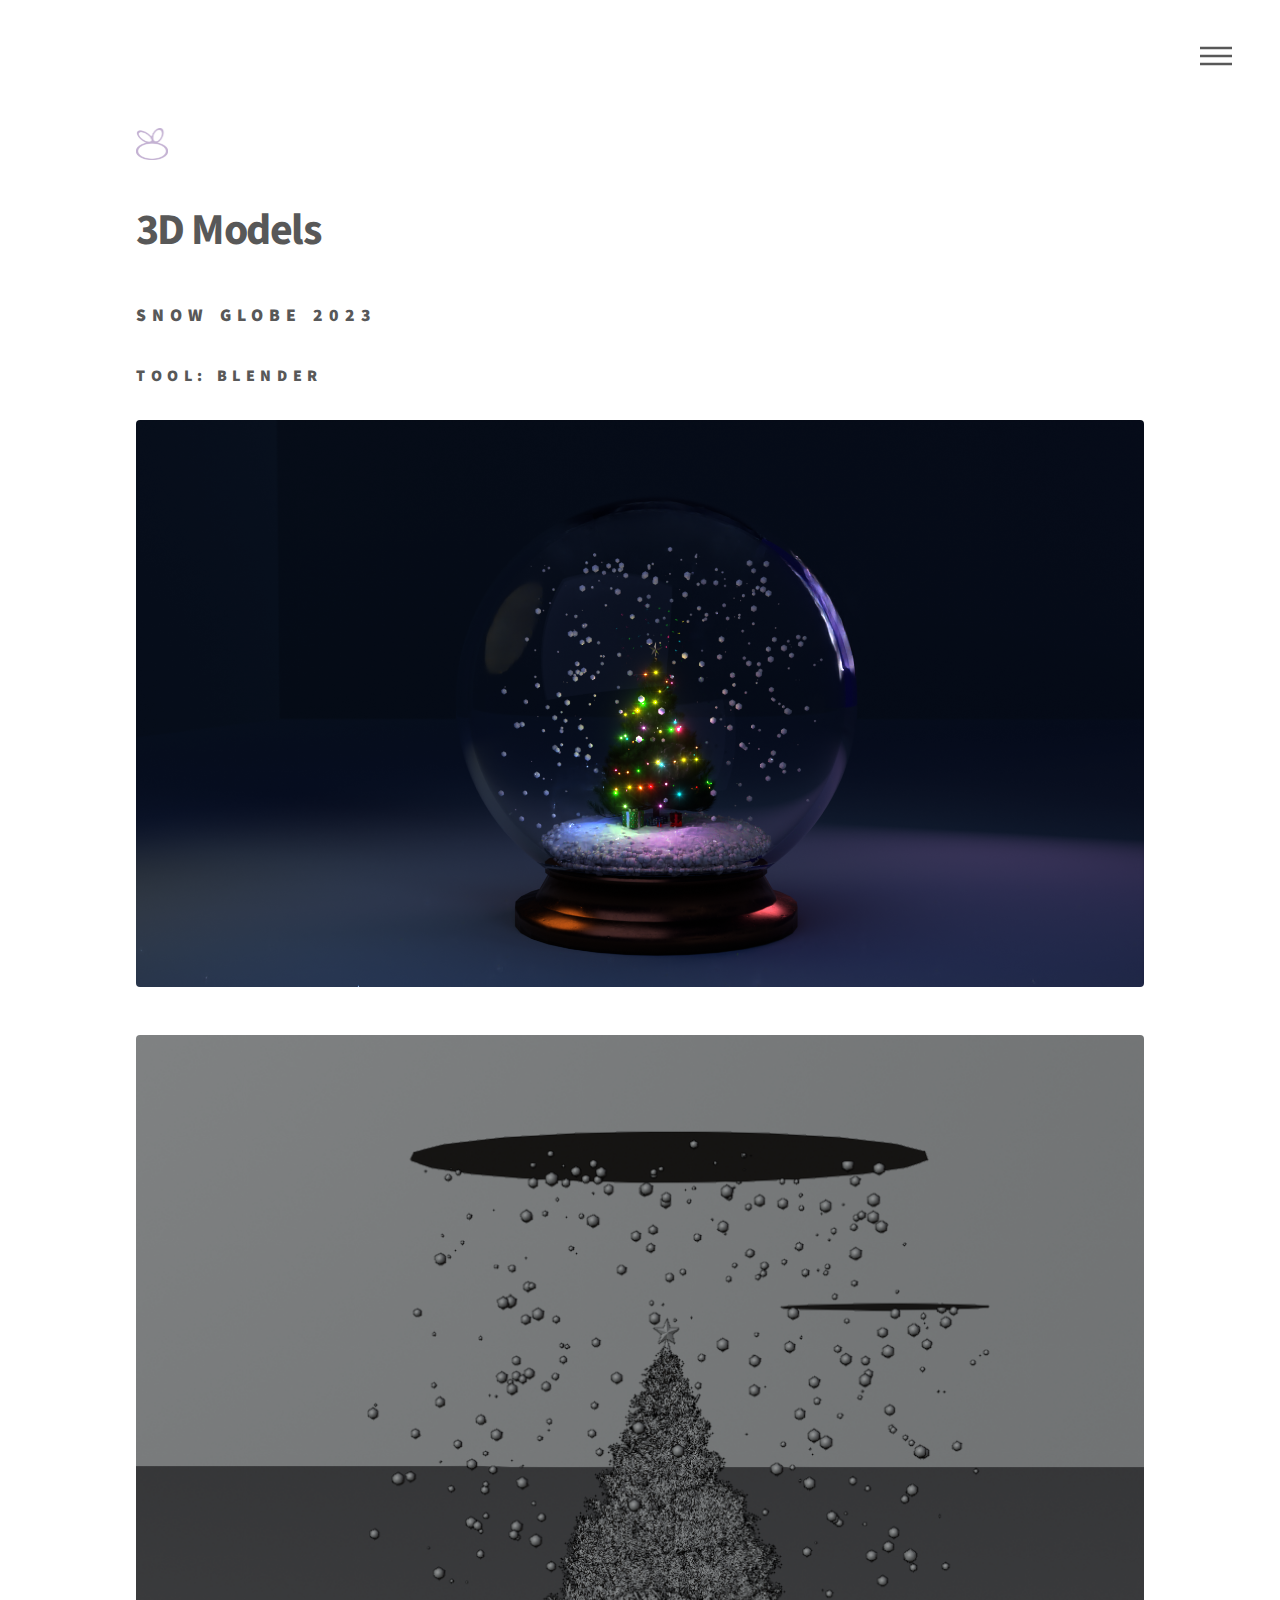
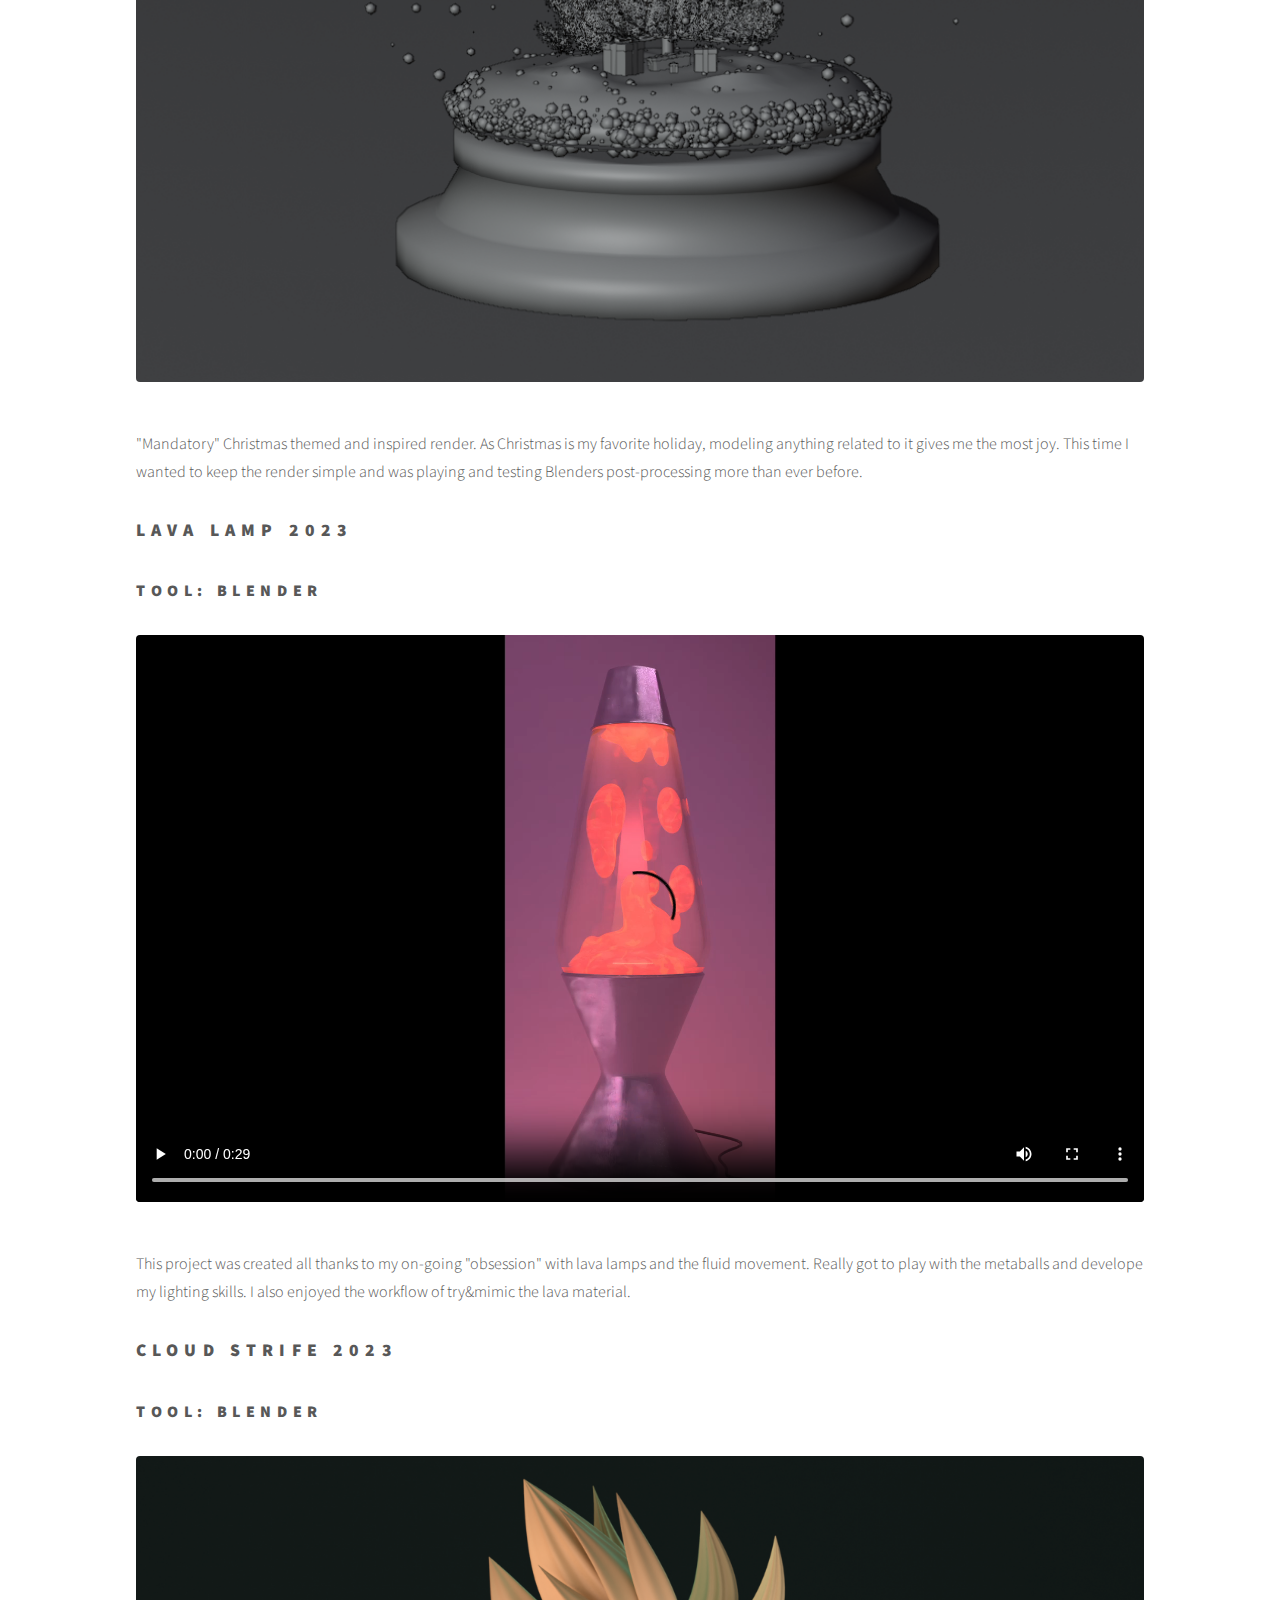
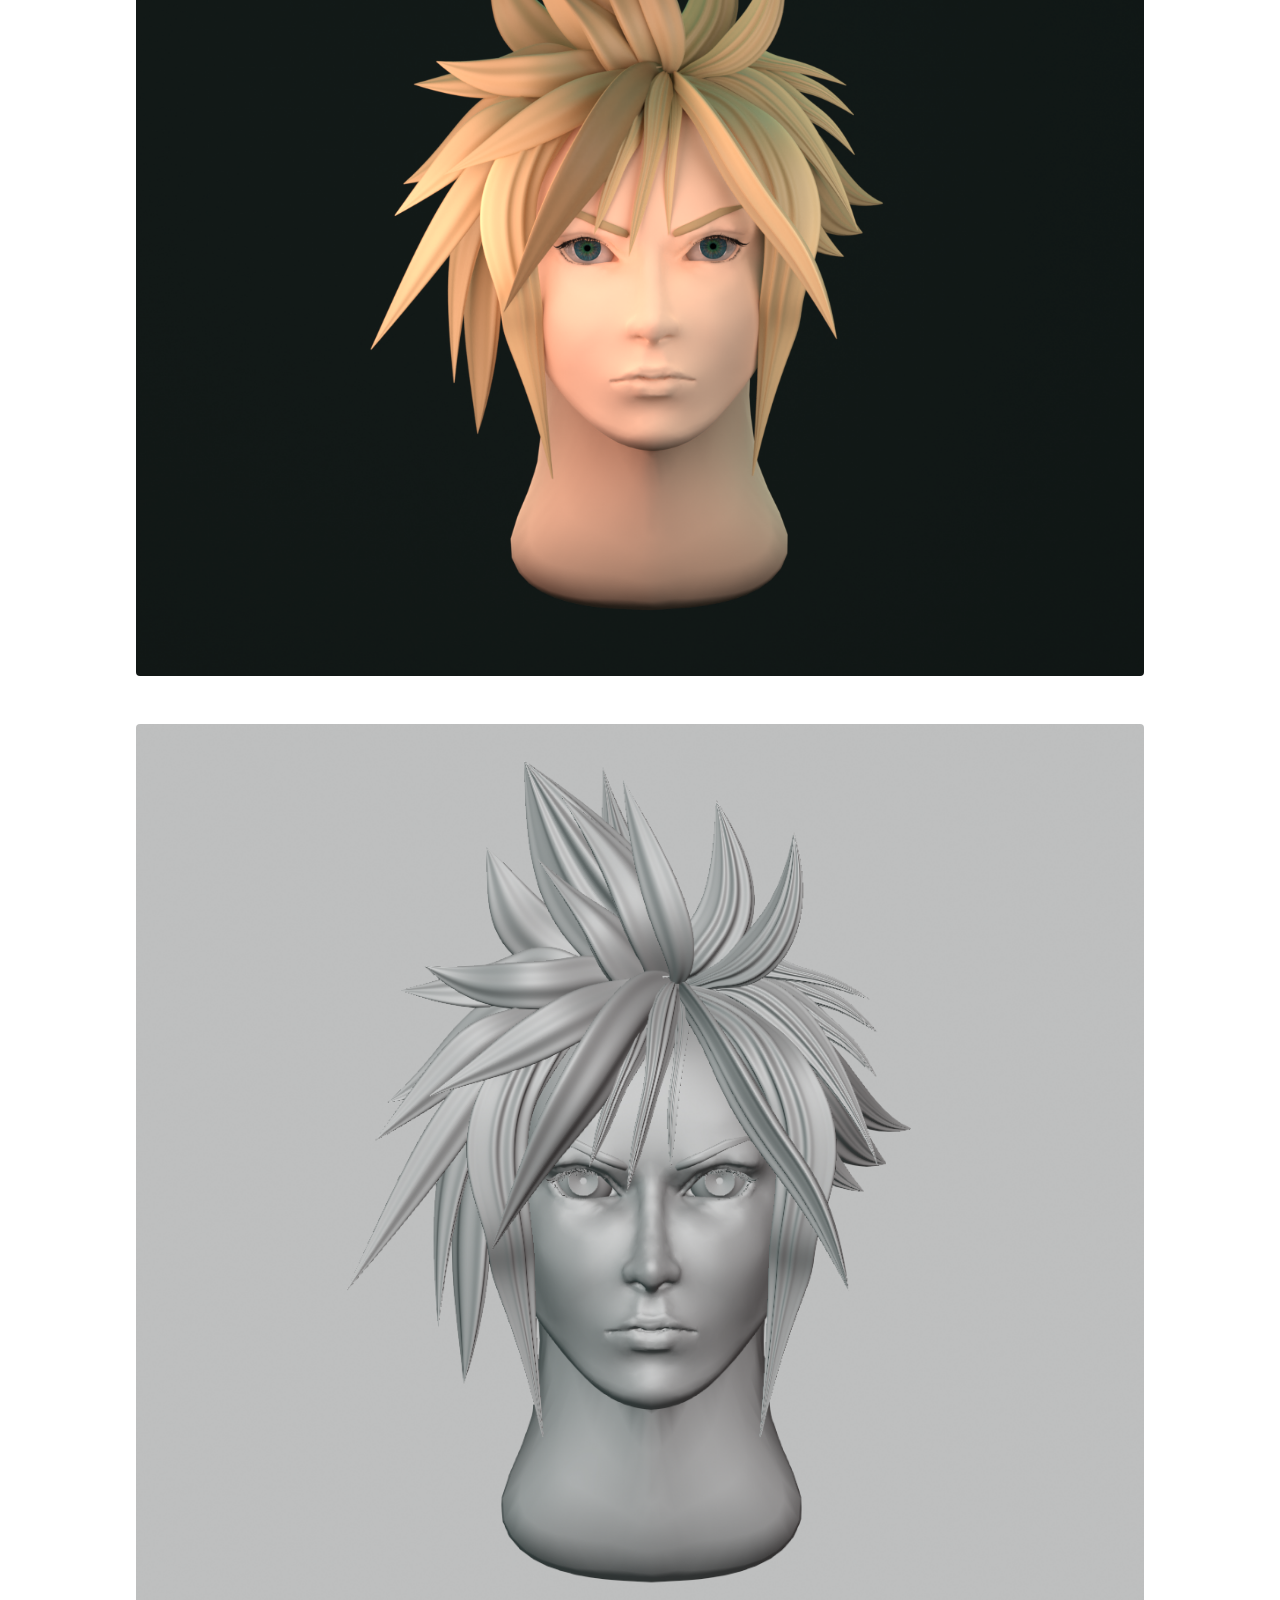
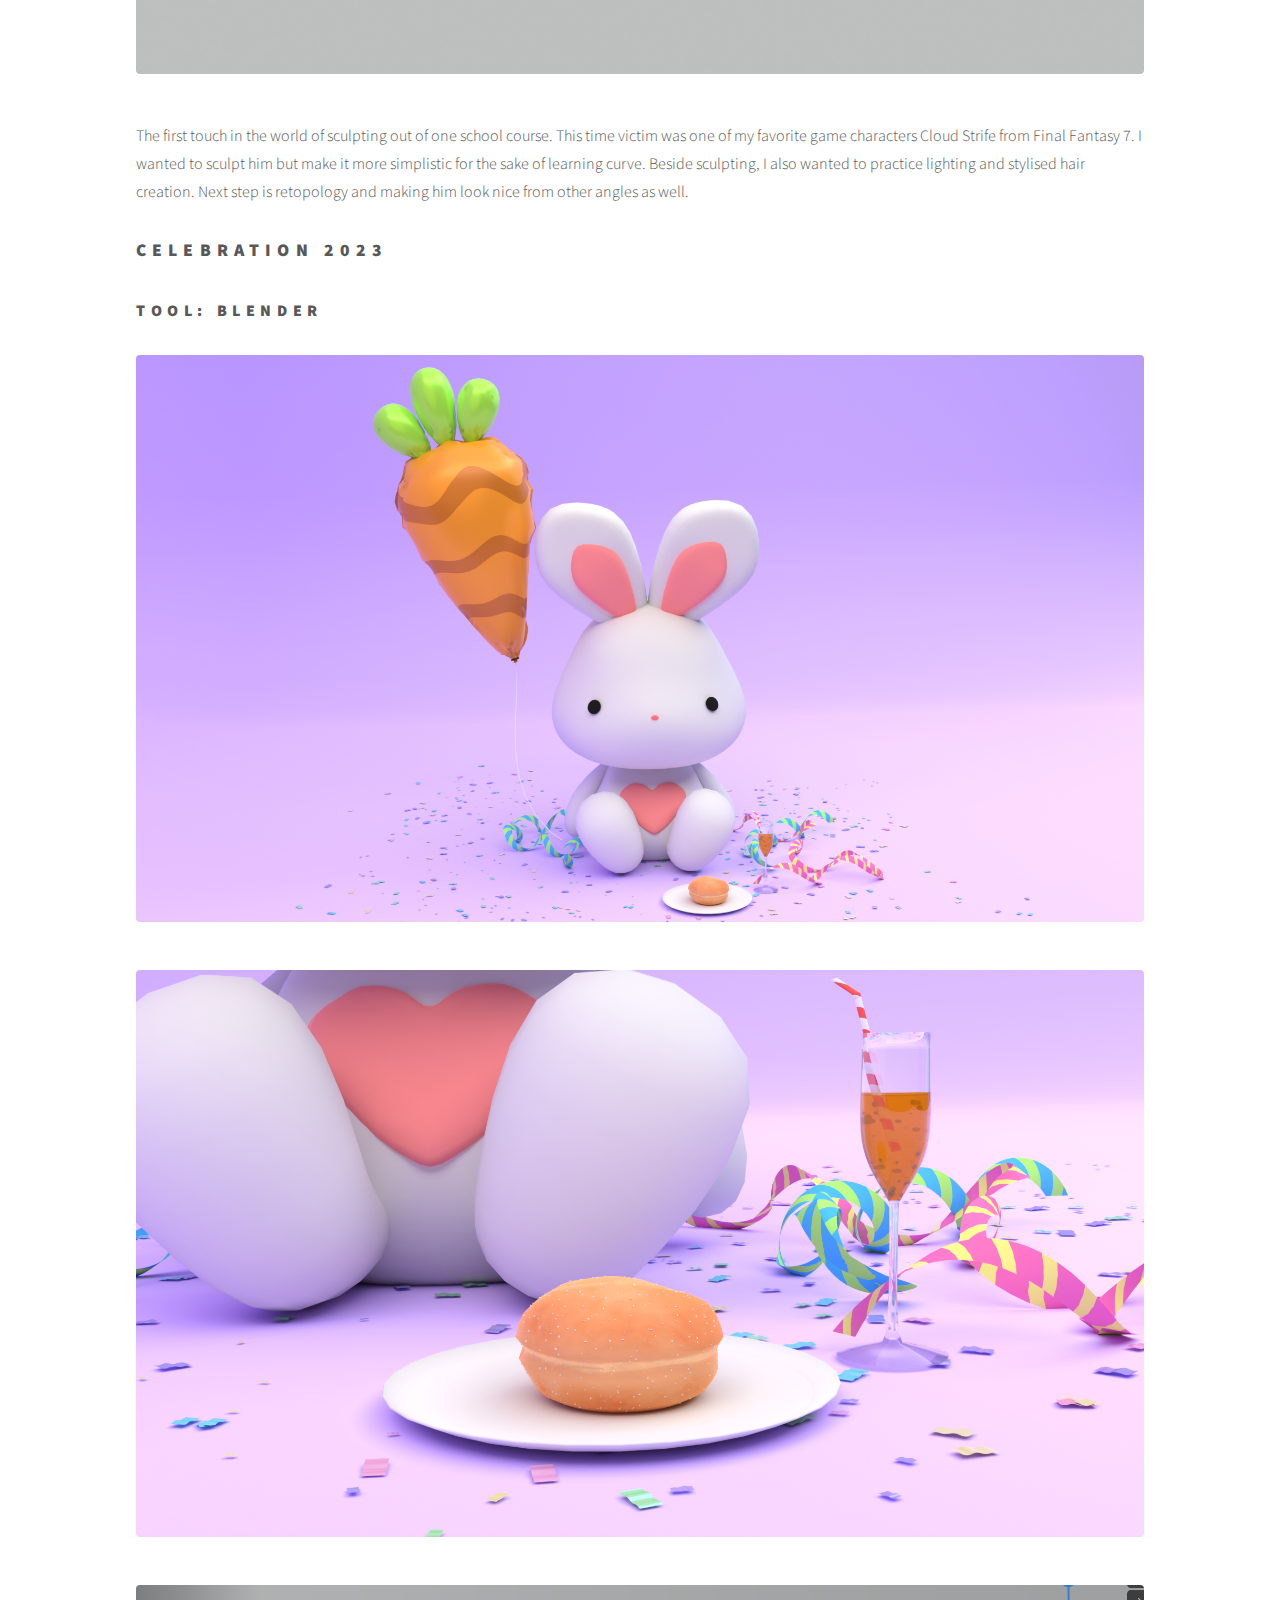
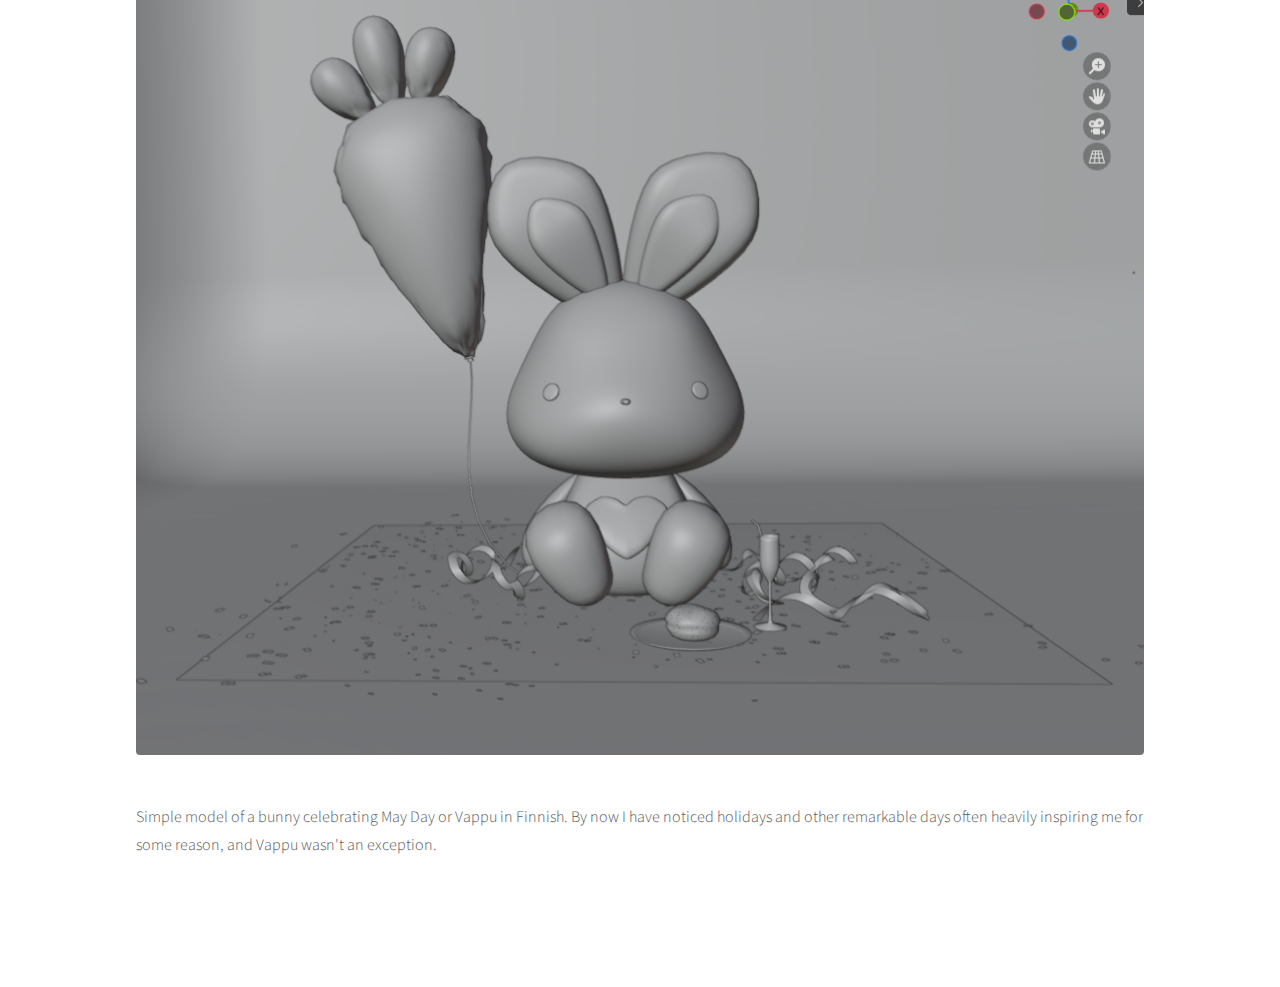
<file: 3dmallit.html>
<!DOCTYPE HTML>
<!--
	Phantom by HTML5 UP
	html5up.net | @ajlkn
	Free for personal and commercial use under the CCA 3.0 license (html5up.net/license)
-->
<html>
	<head>
		<title>Miira Kemppi</title>
		<meta charset="utf-8" />
		<meta name="viewport" content="width=device-width, initial-scale=1, user-scalable=no" />
		<link rel="stylesheet" href="assets/css/main.css" />
		<noscript><link rel="stylesheet" href="assets/css/noscript.css" /></noscript>
	</head>
	<body class="is-preload">
		<!-- Wrapper -->
			<div id="wrapper">

				<!-- Header -->
					<header id="header">
						<div class="inner">

							<!-- Logo -->
								<a href="index.html" class="logo">
									<span class="symbol"><img src="images/pupu2.png" alt="" /></span><span class="title"></span>
								</a>

							<!-- Nav -->
								<nav>
									<ul>
										<li><a href="#menu">Menu</a></li>
									</ul>
								</nav>

						</div>
					</header>

				<!-- Menu -->
					<nav id="menu">
						<h2>Menu</h2>
						<ul>
							<li><a href="index.html">Home</a></li>
							<li><a href="Scenes.html">Scenes</a></li>
							<li><a href="3dmallit.html">3D Models</a></li>
							<li><a href="PixelArt.html">Pixel Art</a></li>
							<li><a href="Projects.html">Projects</a></li>
							<li><a href="Textures.html">Textures</a></li>
						</ul>
					</nav>

				<!-- Main -->
					<div id="main">
						<div class="inner">
							<h1>3D Models</h1>

							<h2>Snow Globe 2023</h2>
							<h3>Tool: Blender</h3>
							<span class="image main"><img src="images/Renderv3.png" alt="" /></span>
							<span class="image main"><img src="images/SGViewportRender.png" alt="" /></span>
<p>"Mandatory" Christmas themed and inspired render. As Christmas is my favorite holiday, modeling anything related to it gives me the most joy. This time I wanted to keep the render simple and was playing and testing Blenders post-processing more than ever before. </p>

							<h2>Lava lamp 2023</h2>
							<h3>Tool: Blender</h3>
							<video class ="image main" controls>
								<source src="images/Laavalamppu.mp4" type="video/mp4">
								Browser difference(╥_╥)
							</video>
								<p>This project was created all thanks to my on-going "obsession" with lava lamps and the fluid movement. Really got to play with the metaballs and develope my lighting skills. I also enjoyed the workflow of try&mimic the lava material. </p>
							
							<h2>Cloud Strife 2023</h2>
							<h3>Tool: Blender</h3>
							<span class="image main"><img src="images/CloudStrife.png" alt="" /></span>
							<span class="image main"><img src="images/Viewportrender.png" alt="" /></span>
							
							<p>The first touch in the world of sculpting out of one school course. This time victim was one of my favorite game characters Cloud Strife from Final Fantasy 7. I wanted to sculpt him but make it more simplistic for the sake of learning curve. Beside sculpting, I also wanted to practice lighting and stylised hair creation. Next step is retopology and making him look nice from other angles as well. </p>
							
							
							<h2>Celebration 2023</h2>
							<h3>Tool: Blender</h3>
							<span class="image main"><img src="images/vappupu.png" alt="" /></span>
							<span class="image main"><img src="images/munkkisima.png" alt="" /></span>
							<span class="image main"><img src="images/solid.png" alt="" /></span>
							
							<p>Simple model of a bunny celebrating May Day or Vappu in Finnish. By now I have noticed holidays and other remarkable days often heavily inspiring me for some reason, and Vappu wasn't an exception.</p>
							
							
					</div>

				

			</div>

		<!-- Scripts -->
			<script src="assets/js/jquery.min.js"></script>
			<script src="assets/js/browser.min.js"></script>
			<script src="assets/js/breakpoints.min.js"></script>
			<script src="assets/js/util.js"></script>
			<script src="assets/js/main.js"></script>

	</body>
</html>
</file>
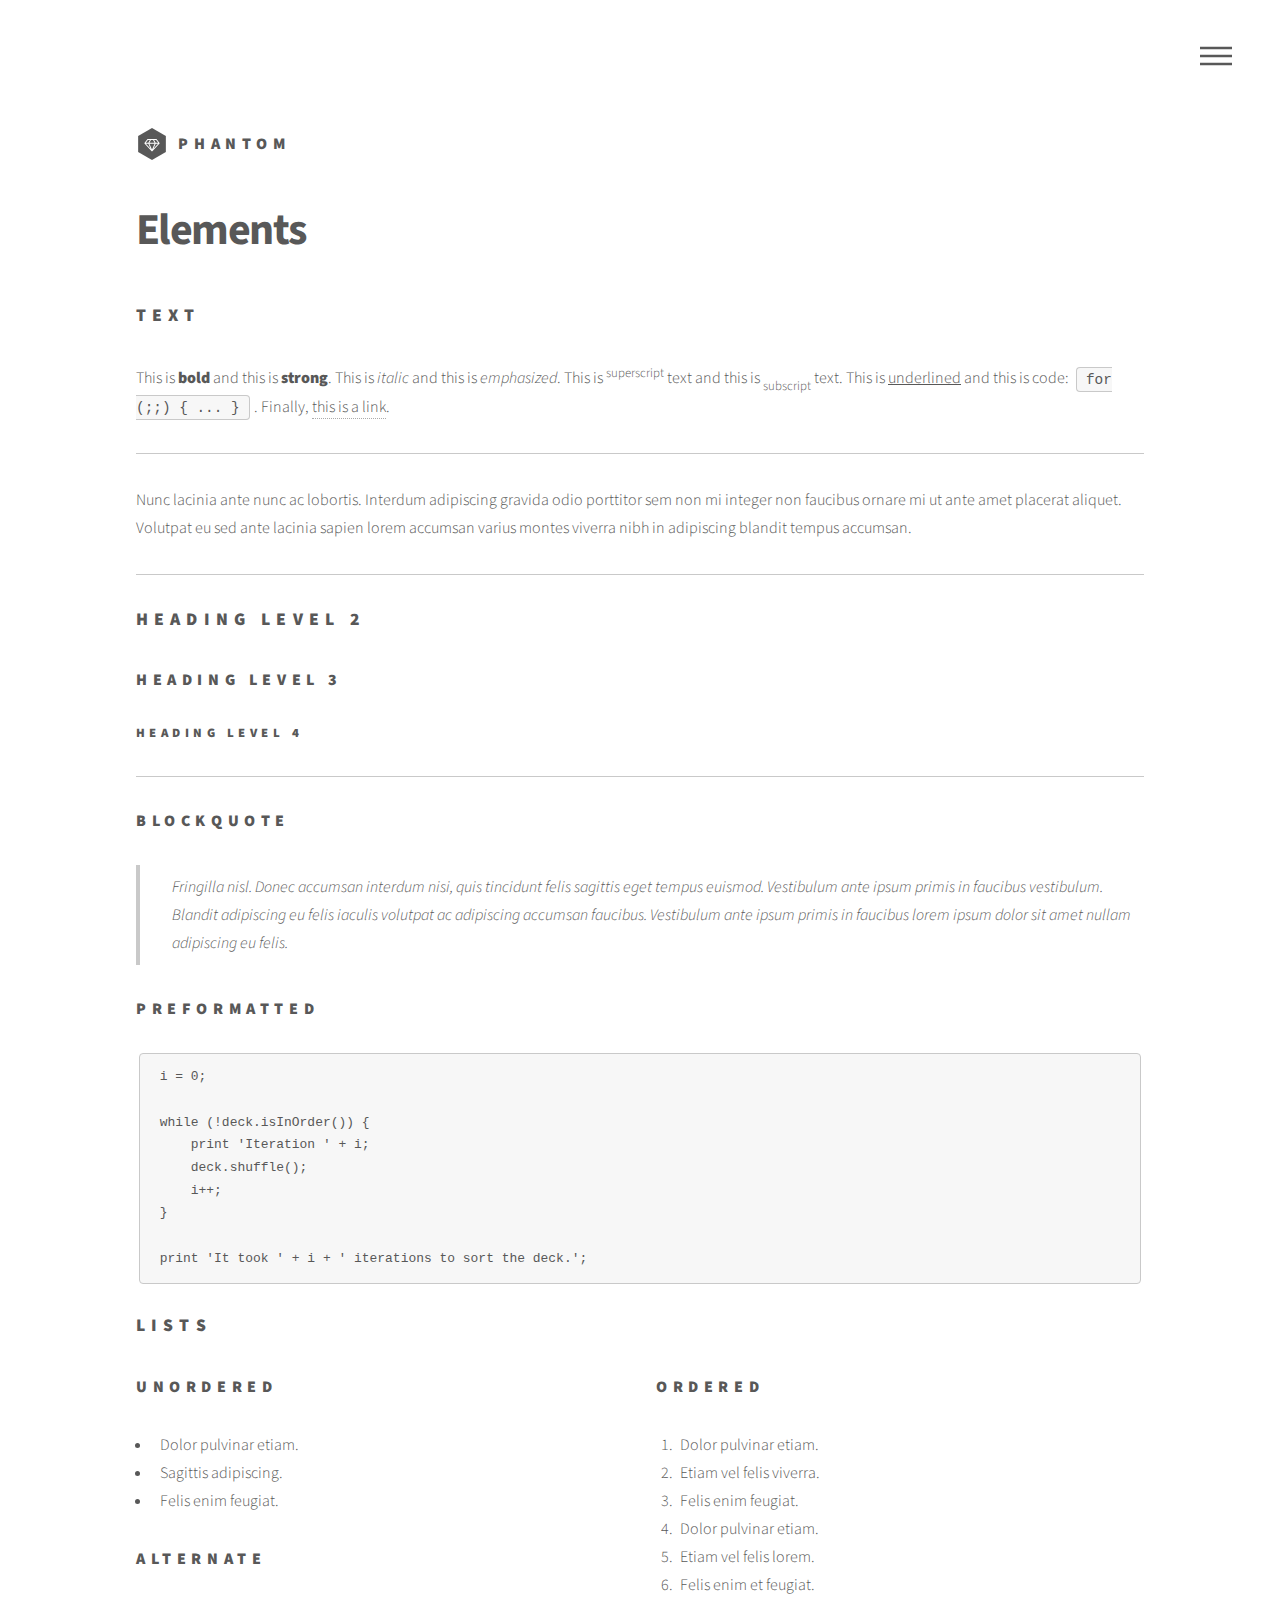
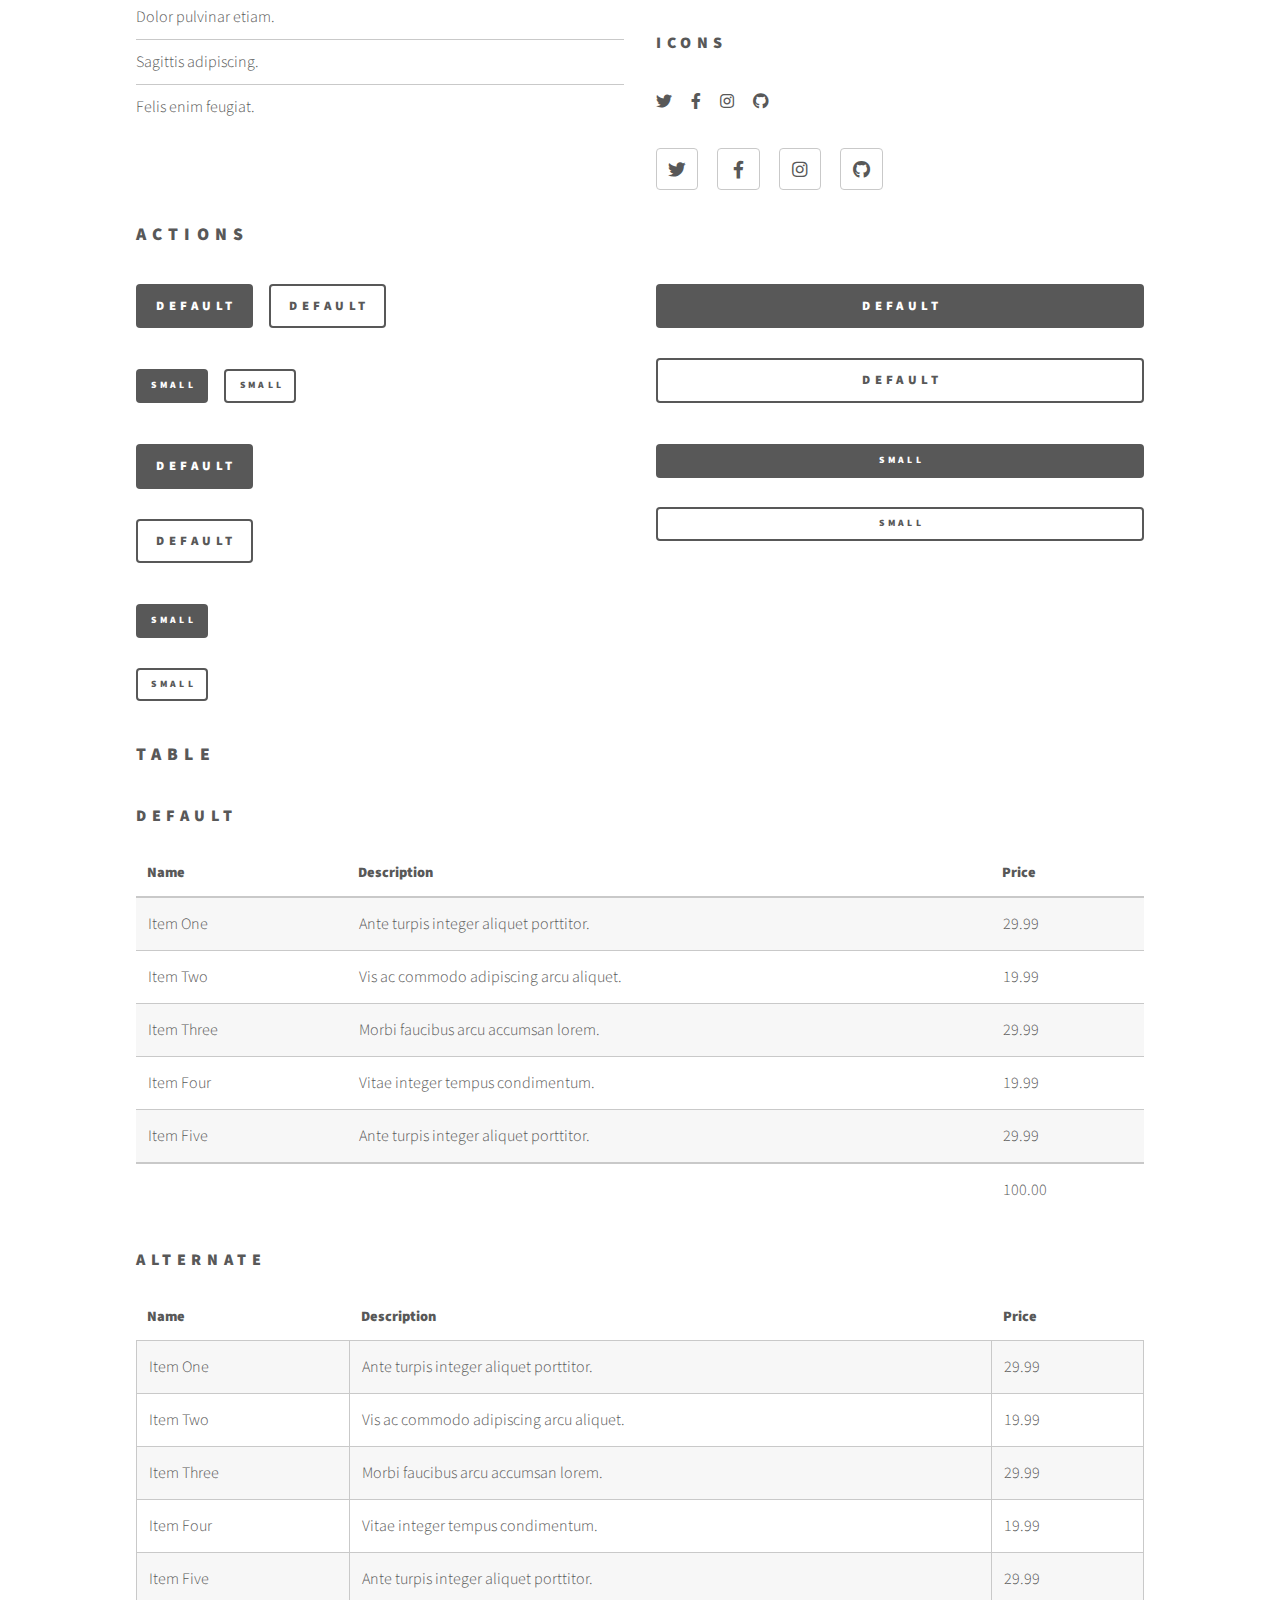
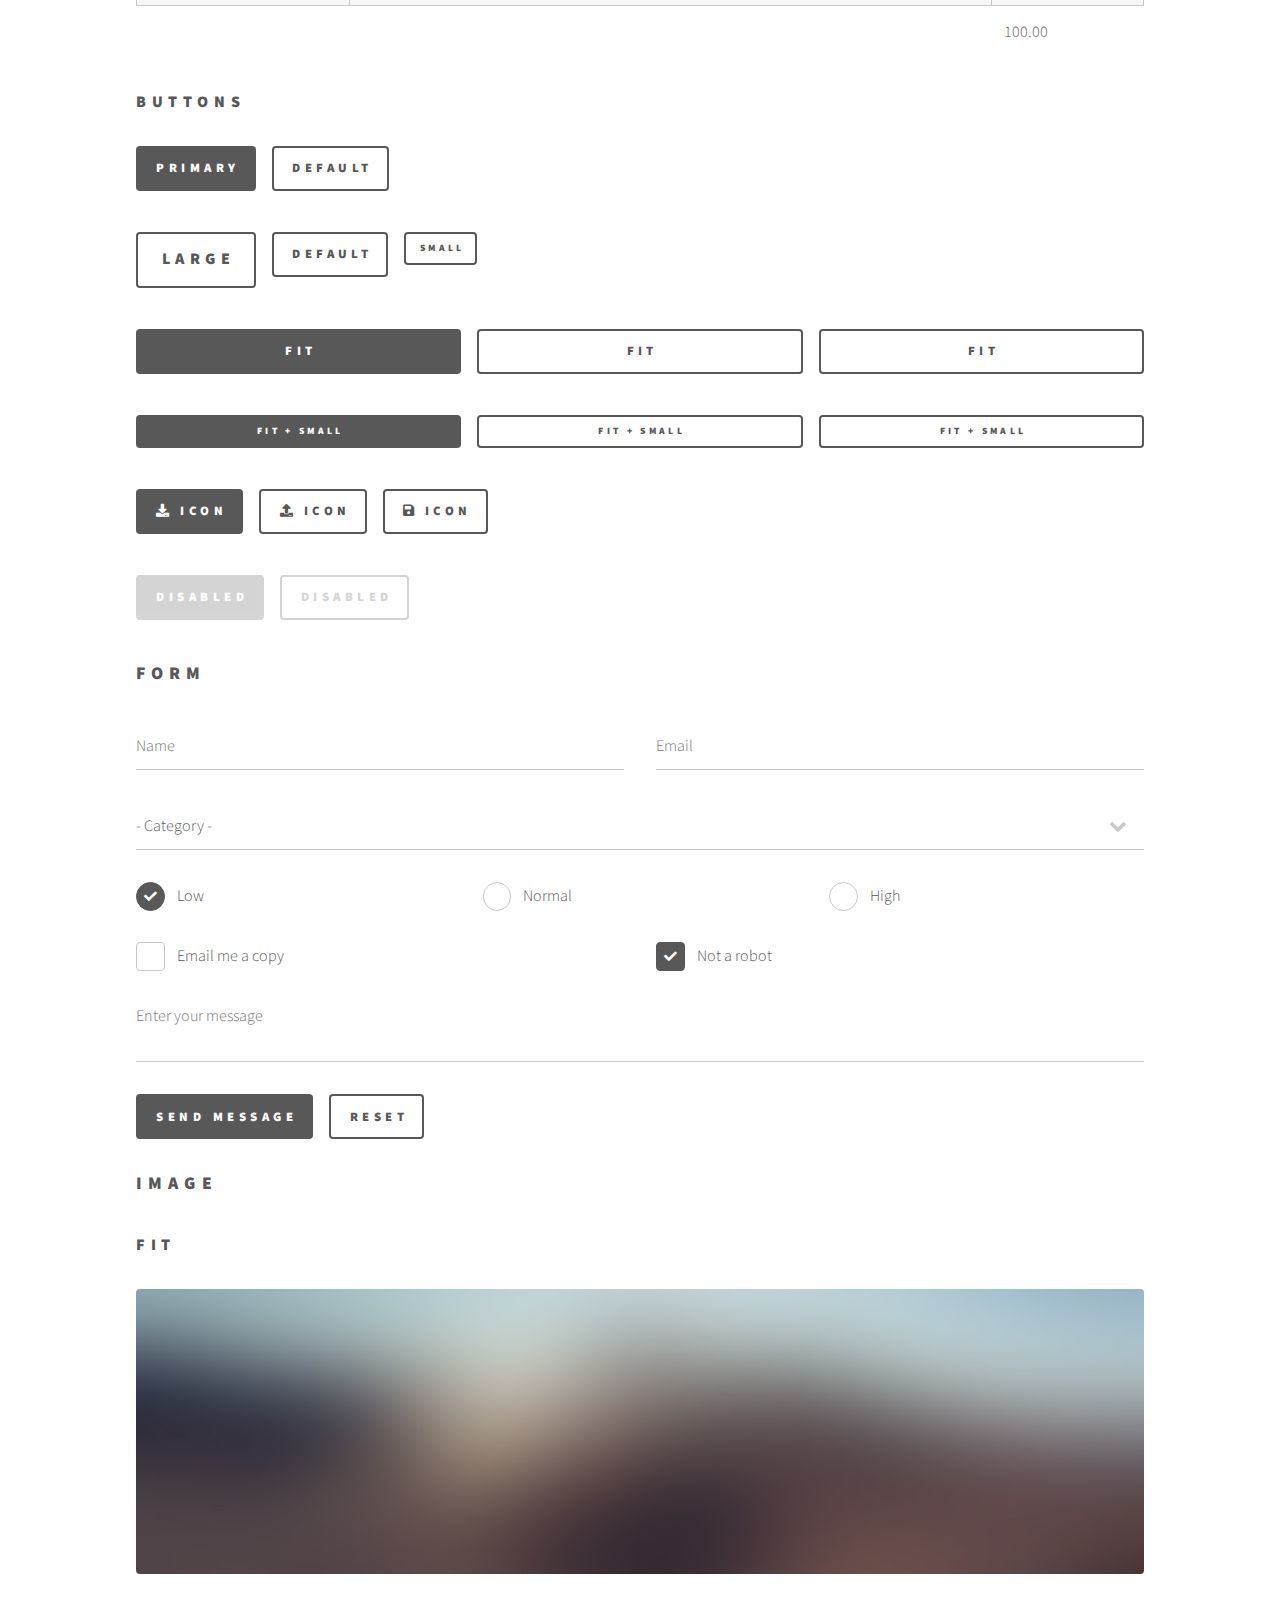
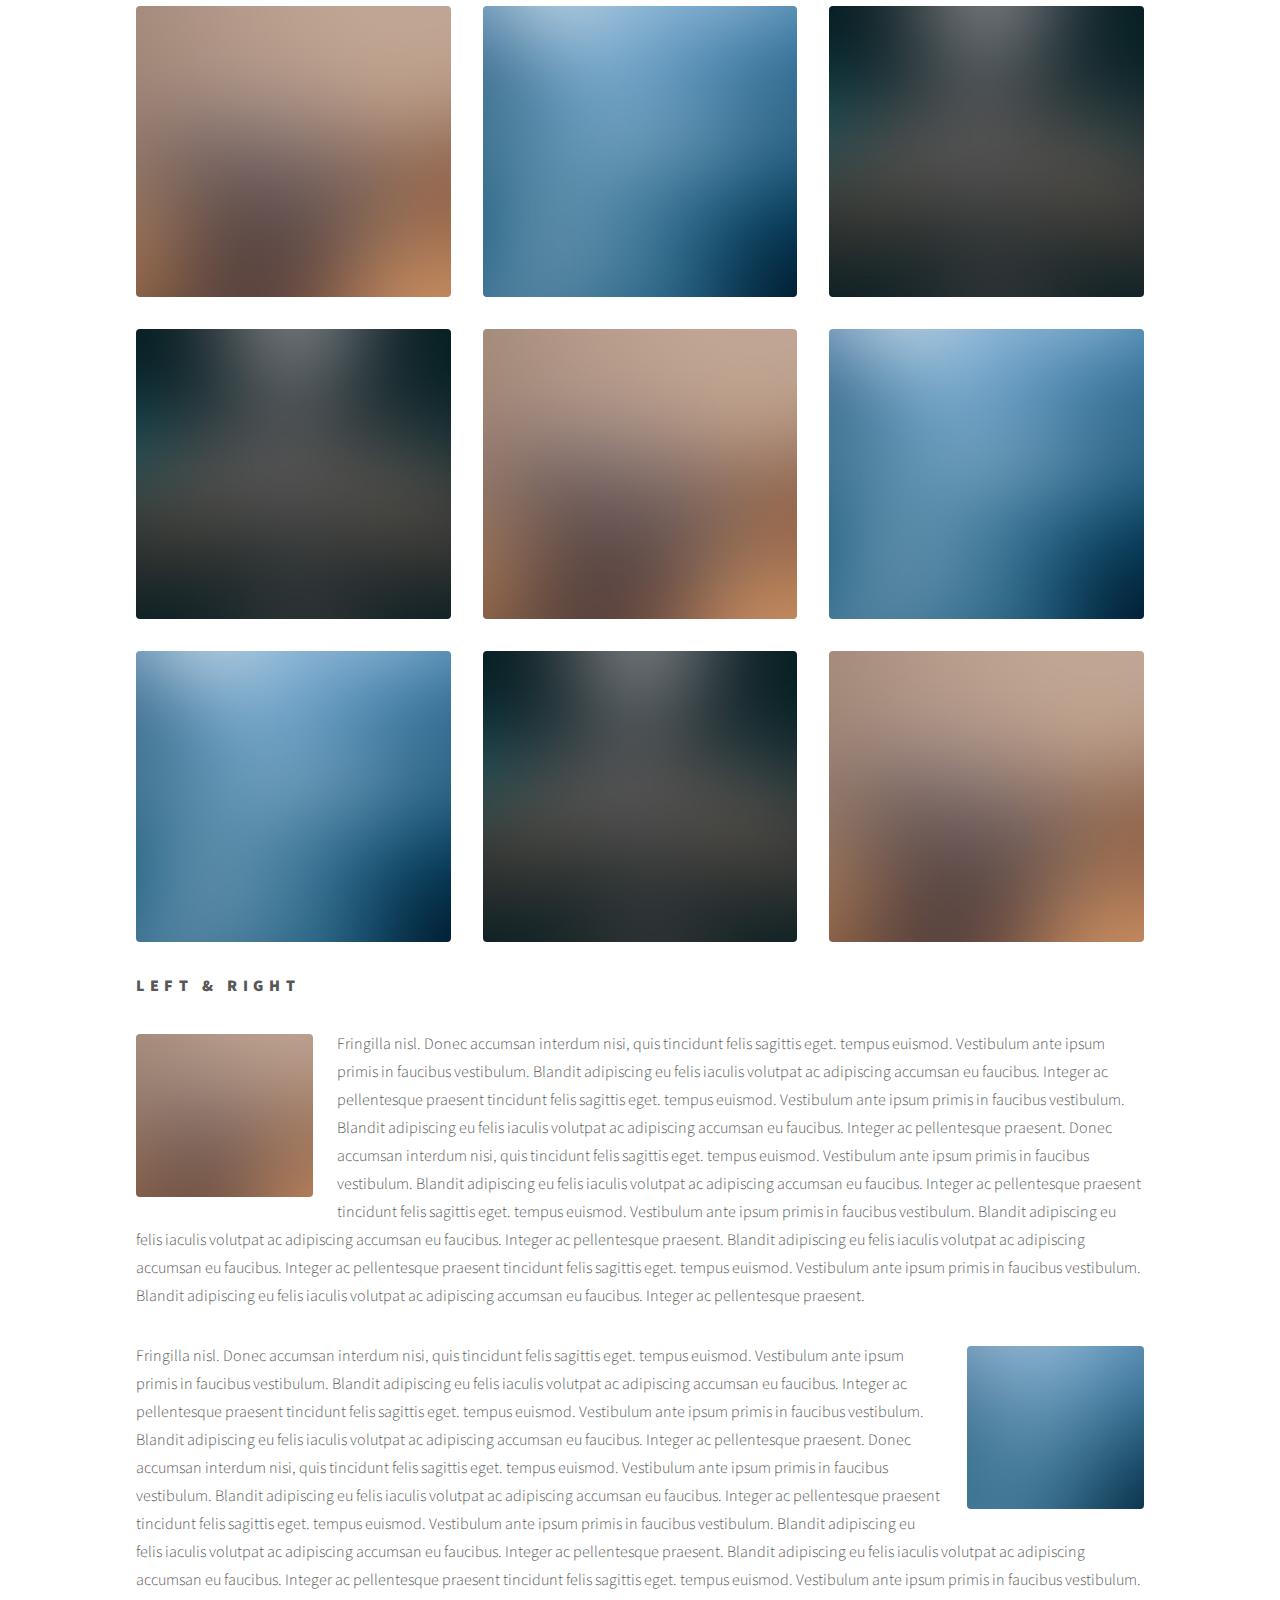
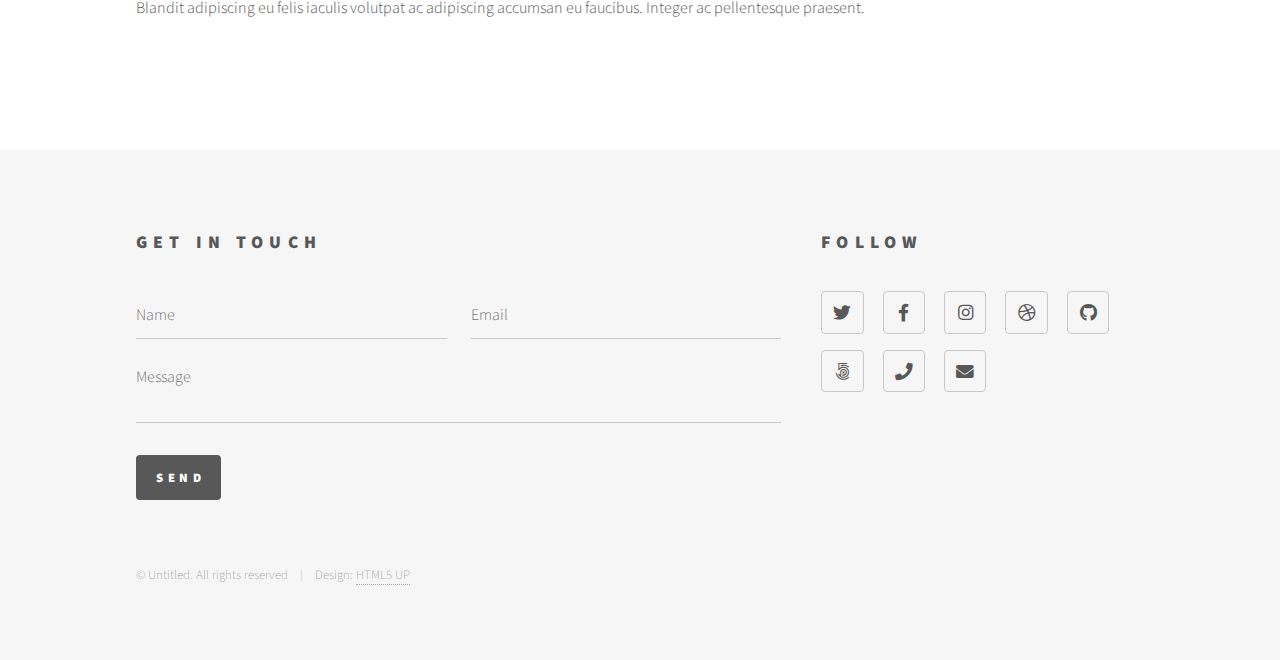
<file: elements.html>
<!DOCTYPE HTML>
<!--
	Phantom by HTML5 UP
	html5up.net | @ajlkn
	Free for personal and commercial use under the CCA 3.0 license (html5up.net/license)
-->
<html>
	<head>
		<title>Elements - Phantom by HTML5 UP</title>
		<meta charset="utf-8" />
		<meta name="viewport" content="width=device-width, initial-scale=1, user-scalable=no" />
		<link rel="stylesheet" href="assets/css/main.css" />
		<noscript><link rel="stylesheet" href="assets/css/noscript.css" /></noscript>
	</head>
	<body class="is-preload">
		<!-- Wrapper -->
			<div id="wrapper">

				<!-- Header -->
					<header id="header">
						<div class="inner">

							<!-- Logo -->
								<a href="index.html" class="logo">
									<span class="symbol"><img src="images/logo.svg" alt="" /></span><span class="title">Phantom</span>
								</a>

							<!-- Nav -->
								<nav>
									<ul>
										<li><a href="#menu">Menu</a></li>
									</ul>
								</nav>

						</div>
					</header>

				<!-- Menu -->
					<nav id="menu">
						<h2>Menu</h2>
						<ul>
							<li><a href="index.html">Home</a></li>
							<li><a href="generic.html">Ipsum veroeros</a></li>
							<li><a href="generic.html">Tempus etiam</a></li>
							<li><a href="generic.html">Consequat dolor</a></li>
							<li><a href="elements.html">Elements</a></li>
						</ul>
					</nav>

				<!-- Main -->
					<div id="main">
						<div class="inner">
							<h1>Elements</h1>

							<!-- Text -->
								<section>
									<h2>Text</h2>
									<p>This is <b>bold</b> and this is <strong>strong</strong>. This is <i>italic</i> and this is <em>emphasized</em>.
									This is <sup>superscript</sup> text and this is <sub>subscript</sub> text.
									This is <u>underlined</u> and this is code: <code>for (;;) { ... }</code>. Finally, <a href="#">this is a link</a>.</p>
									<hr />
									<p>Nunc lacinia ante nunc ac lobortis. Interdum adipiscing gravida odio porttitor sem non mi integer non faucibus ornare mi ut ante amet placerat aliquet. Volutpat eu sed ante lacinia sapien lorem accumsan varius montes viverra nibh in adipiscing blandit tempus accumsan.</p>
									<hr />
									<h2>Heading Level 2</h2>
									<h3>Heading Level 3</h3>
									<h4>Heading Level 4</h4>
									<hr />
									<h3>Blockquote</h3>
									<blockquote>Fringilla nisl. Donec accumsan interdum nisi, quis tincidunt felis sagittis eget tempus euismod. Vestibulum ante ipsum primis in faucibus vestibulum. Blandit adipiscing eu felis iaculis volutpat ac adipiscing accumsan faucibus. Vestibulum ante ipsum primis in faucibus lorem ipsum dolor sit amet nullam adipiscing eu felis.</blockquote>
									<h3>Preformatted</h3>
									<pre><code>i = 0;

while (!deck.isInOrder()) {
    print 'Iteration ' + i;
    deck.shuffle();
    i++;
}

print 'It took ' + i + ' iterations to sort the deck.';</code></pre>
								</section>

							<!-- Lists -->
								<section>
									<h2>Lists</h2>
									<div class="row">
										<div class="col-6 col-12-medium">
											<h3>Unordered</h3>
											<ul>
												<li>Dolor pulvinar etiam.</li>
												<li>Sagittis adipiscing.</li>
												<li>Felis enim feugiat.</li>
											</ul>
											<h3>Alternate</h3>
											<ul class="alt">
												<li>Dolor pulvinar etiam.</li>
												<li>Sagittis adipiscing.</li>
												<li>Felis enim feugiat.</li>
											</ul>
										</div>
										<div class="col-6 col-12-medium">
											<h3>Ordered</h3>
											<ol>
												<li>Dolor pulvinar etiam.</li>
												<li>Etiam vel felis viverra.</li>
												<li>Felis enim feugiat.</li>
												<li>Dolor pulvinar etiam.</li>
												<li>Etiam vel felis lorem.</li>
												<li>Felis enim et feugiat.</li>
											</ol>
											<h3>Icons</h3>
											<ul class="icons">
												<li><a href="#" class="icon brands style1 fa-twitter"><span class="label">Twitter</span></a></li>
												<li><a href="#" class="icon brands style1 fa-facebook-f"><span class="label">Facebook</span></a></li>
												<li><a href="#" class="icon brands style1 fa-instagram"><span class="label">Instagram</span></a></li>
												<li><a href="#" class="icon brands style1 fa-github"><span class="label">Github</span></a></li>
											</ul>
											<ul class="icons">
												<li><a href="#" class="icon brands style2 fa-twitter"><span class="label">Twitter</span></a></li>
												<li><a href="#" class="icon brands style2 fa-facebook-f"><span class="label">Facebook</span></a></li>
												<li><a href="#" class="icon brands style2 fa-instagram"><span class="label">Instagram</span></a></li>
												<li><a href="#" class="icon brands style2 fa-github"><span class="label">Github</span></a></li>
											</ul>
										</div>
									</div>
									<h2>Actions</h2>
									<div class="row">
										<div class="col-6 col-12-medium">
											<ul class="actions">
												<li><a href="#" class="button primary">Default</a></li>
												<li><a href="#" class="button">Default</a></li>
											</ul>
											<ul class="actions small">
												<li><a href="#" class="button primary small">Small</a></li>
												<li><a href="#" class="button small">Small</a></li>
											</ul>
											<ul class="actions stacked">
												<li><a href="#" class="button primary">Default</a></li>
												<li><a href="#" class="button">Default</a></li>
											</ul>
											<ul class="actions stacked">
												<li><a href="#" class="button primary small">Small</a></li>
												<li><a href="#" class="button small">Small</a></li>
											</ul>
										</div>
										<div class="col-6 col-12-medium">
											<ul class="actions stacked">
												<li><a href="#" class="button primary fit">Default</a></li>
												<li><a href="#" class="button fit">Default</a></li>
											</ul>
											<ul class="actions stacked">
												<li><a href="#" class="button primary small fit">Small</a></li>
												<li><a href="#" class="button small fit">Small</a></li>
											</ul>
										</div>
									</div>
								</section>

							<!-- Table -->
								<section>
									<h2>Table</h2>
									<h3>Default</h3>
									<div class="table-wrapper">
										<table>
											<thead>
												<tr>
													<th>Name</th>
													<th>Description</th>
													<th>Price</th>
												</tr>
											</thead>
											<tbody>
												<tr>
													<td>Item One</td>
													<td>Ante turpis integer aliquet porttitor.</td>
													<td>29.99</td>
												</tr>
												<tr>
													<td>Item Two</td>
													<td>Vis ac commodo adipiscing arcu aliquet.</td>
													<td>19.99</td>
												</tr>
												<tr>
													<td>Item Three</td>
													<td> Morbi faucibus arcu accumsan lorem.</td>
													<td>29.99</td>
												</tr>
												<tr>
													<td>Item Four</td>
													<td>Vitae integer tempus condimentum.</td>
													<td>19.99</td>
												</tr>
												<tr>
													<td>Item Five</td>
													<td>Ante turpis integer aliquet porttitor.</td>
													<td>29.99</td>
												</tr>
											</tbody>
											<tfoot>
												<tr>
													<td colspan="2"></td>
													<td>100.00</td>
												</tr>
											</tfoot>
										</table>
									</div>

									<h3>Alternate</h3>
									<div class="table-wrapper">
										<table class="alt">
											<thead>
												<tr>
													<th>Name</th>
													<th>Description</th>
													<th>Price</th>
												</tr>
											</thead>
											<tbody>
												<tr>
													<td>Item One</td>
													<td>Ante turpis integer aliquet porttitor.</td>
													<td>29.99</td>
												</tr>
												<tr>
													<td>Item Two</td>
													<td>Vis ac commodo adipiscing arcu aliquet.</td>
													<td>19.99</td>
												</tr>
												<tr>
													<td>Item Three</td>
													<td> Morbi faucibus arcu accumsan lorem.</td>
													<td>29.99</td>
												</tr>
												<tr>
													<td>Item Four</td>
													<td>Vitae integer tempus condimentum.</td>
													<td>19.99</td>
												</tr>
												<tr>
													<td>Item Five</td>
													<td>Ante turpis integer aliquet porttitor.</td>
													<td>29.99</td>
												</tr>
											</tbody>
											<tfoot>
												<tr>
													<td colspan="2"></td>
													<td>100.00</td>
												</tr>
											</tfoot>
										</table>
									</div>
								</section>

							<!-- Buttons -->
								<section>
									<h3>Buttons</h3>
									<ul class="actions">
										<li><a href="#" class="button primary">Primary</a></li>
										<li><a href="#" class="button">Default</a></li>
									</ul>
									<ul class="actions">
										<li><a href="#" class="button large">Large</a></li>
										<li><a href="#" class="button">Default</a></li>
										<li><a href="#" class="button small">Small</a></li>
									</ul>
									<ul class="actions fit">
										<li><a href="#" class="button primary fit">Fit</a></li>
										<li><a href="#" class="button fit">Fit</a></li>
										<li><a href="#" class="button fit">Fit</a></li>
									</ul>
									<ul class="actions fit small">
										<li><a href="#" class="button primary fit small">Fit + Small</a></li>
										<li><a href="#" class="button fit small">Fit + Small</a></li>
										<li><a href="#" class="button fit small">Fit + Small</a></li>
									</ul>
									<ul class="actions">
										<li><a href="#" class="button primary icon solid fa-download">Icon</a></li>
										<li><a href="#" class="button icon solid fa-upload">Icon</a></li>
										<li><a href="#" class="button icon solid fa-save">Icon</a></li>
									</ul>
									<ul class="actions">
										<li><span class="button primary disabled">Disabled</span></li>
										<li><span class="button disabled">Disabled</span></li>
									</ul>
								</section>

							<!-- Form -->
								<section>
									<h2>Form</h2>
									<form method="post" action="#">
										<div class="row gtr-uniform">
											<div class="col-6 col-12-xsmall">
												<input type="text" name="demo-name" id="demo-name" value="" placeholder="Name" />
											</div>
											<div class="col-6 col-12-xsmall">
												<input type="email" name="demo-email" id="demo-email" value="" placeholder="Email" />
											</div>
											<div class="col-12">
												<select name="demo-category" id="demo-category">
													<option value="">- Category -</option>
													<option value="1">Manufacturing</option>
													<option value="1">Shipping</option>
													<option value="1">Administration</option>
													<option value="1">Human Resources</option>
												</select>
											</div>
											<div class="col-4 col-12-small">
												<input type="radio" id="demo-priority-low" name="demo-priority" checked>
												<label for="demo-priority-low">Low</label>
											</div>
											<div class="col-4 col-12-small">
												<input type="radio" id="demo-priority-normal" name="demo-priority">
												<label for="demo-priority-normal">Normal</label>
											</div>
											<div class="col-4 col-12-small">
												<input type="radio" id="demo-priority-high" name="demo-priority">
												<label for="demo-priority-high">High</label>
											</div>
											<div class="col-6 col-12-small">
												<input type="checkbox" id="demo-copy" name="demo-copy">
												<label for="demo-copy">Email me a copy</label>
											</div>
											<div class="col-6 col-12-small">
												<input type="checkbox" id="demo-human" name="demo-human" checked>
												<label for="demo-human">Not a robot</label>
											</div>
											<div class="col-12">
												<textarea name="demo-message" id="demo-message" placeholder="Enter your message" rows="6"></textarea>
											</div>
											<div class="col-12">
												<ul class="actions">
													<li><input type="submit" value="Send Message" class="primary" /></li>
													<li><input type="reset" value="Reset" /></li>
												</ul>
											</div>
										</div>
									</form>
								</section>

							<!-- Image -->
								<section>
									<h2>Image</h2>
									<h3>Fit</h3>
									<div class="box alt">
										<div class="row gtr-uniform">
											<div class="col-12"><span class="image fit"><img src="images/pic13.jpg" alt="" /></span></div>
											<div class="col-4"><span class="image fit"><img src="images/pic01.jpg" alt="" /></span></div>
											<div class="col-4"><span class="image fit"><img src="images/pic02.jpg" alt="" /></span></div>
											<div class="col-4"><span class="image fit"><img src="images/pic03.jpg" alt="" /></span></div>
											<div class="col-4"><span class="image fit"><img src="images/pic03.jpg" alt="" /></span></div>
											<div class="col-4"><span class="image fit"><img src="images/pic01.jpg" alt="" /></span></div>
											<div class="col-4"><span class="image fit"><img src="images/pic02.jpg" alt="" /></span></div>
											<div class="col-4"><span class="image fit"><img src="images/pic02.jpg" alt="" /></span></div>
											<div class="col-4"><span class="image fit"><img src="images/pic03.jpg" alt="" /></span></div>
											<div class="col-4"><span class="image fit"><img src="images/pic01.jpg" alt="" /></span></div>
										</div>
									</div>
									<h3>Left &amp; Right</h3>
									<p><span class="image left"><img src="images/pic14.jpg" alt="" /></span>Fringilla nisl. Donec accumsan interdum nisi, quis tincidunt felis sagittis eget. tempus euismod. Vestibulum ante ipsum primis in faucibus vestibulum. Blandit adipiscing eu felis iaculis volutpat ac adipiscing accumsan eu faucibus. Integer ac pellentesque praesent tincidunt felis sagittis eget. tempus euismod. Vestibulum ante ipsum primis in faucibus vestibulum. Blandit adipiscing eu felis iaculis volutpat ac adipiscing accumsan eu faucibus. Integer ac pellentesque praesent. Donec accumsan interdum nisi, quis tincidunt felis sagittis eget. tempus euismod. Vestibulum ante ipsum primis in faucibus vestibulum. Blandit adipiscing eu felis iaculis volutpat ac adipiscing accumsan eu faucibus. Integer ac pellentesque praesent tincidunt felis sagittis eget. tempus euismod. Vestibulum ante ipsum primis in faucibus vestibulum. Blandit adipiscing eu felis iaculis volutpat ac adipiscing accumsan eu faucibus. Integer ac pellentesque praesent. Blandit adipiscing eu felis iaculis volutpat ac adipiscing accumsan eu faucibus. Integer ac pellentesque praesent tincidunt felis sagittis eget. tempus euismod. Vestibulum ante ipsum primis in faucibus vestibulum. Blandit adipiscing eu felis iaculis volutpat ac adipiscing accumsan eu faucibus. Integer ac pellentesque praesent.</p>
									<p><span class="image right"><img src="images/pic15.jpg" alt="" /></span>Fringilla nisl. Donec accumsan interdum nisi, quis tincidunt felis sagittis eget. tempus euismod. Vestibulum ante ipsum primis in faucibus vestibulum. Blandit adipiscing eu felis iaculis volutpat ac adipiscing accumsan eu faucibus. Integer ac pellentesque praesent tincidunt felis sagittis eget. tempus euismod. Vestibulum ante ipsum primis in faucibus vestibulum. Blandit adipiscing eu felis iaculis volutpat ac adipiscing accumsan eu faucibus. Integer ac pellentesque praesent. Donec accumsan interdum nisi, quis tincidunt felis sagittis eget. tempus euismod. Vestibulum ante ipsum primis in faucibus vestibulum. Blandit adipiscing eu felis iaculis volutpat ac adipiscing accumsan eu faucibus. Integer ac pellentesque praesent tincidunt felis sagittis eget. tempus euismod. Vestibulum ante ipsum primis in faucibus vestibulum. Blandit adipiscing eu felis iaculis volutpat ac adipiscing accumsan eu faucibus. Integer ac pellentesque praesent. Blandit adipiscing eu felis iaculis volutpat ac adipiscing accumsan eu faucibus. Integer ac pellentesque praesent tincidunt felis sagittis eget. tempus euismod. Vestibulum ante ipsum primis in faucibus vestibulum. Blandit adipiscing eu felis iaculis volutpat ac adipiscing accumsan eu faucibus. Integer ac pellentesque praesent.</p>
								</section>

						</div>
					</div>

				<!-- Footer -->
					<footer id="footer">
						<div class="inner">
							<section>
								<h2>Get in touch</h2>
								<form method="post" action="#">
									<div class="fields">
										<div class="field half">
											<input type="text" name="name" id="name" placeholder="Name" />
										</div>
										<div class="field half">
											<input type="email" name="email" id="email" placeholder="Email" />
										</div>
										<div class="field">
											<textarea name="message" id="message" placeholder="Message"></textarea>
										</div>
									</div>
									<ul class="actions">
										<li><input type="submit" value="Send" class="primary" /></li>
									</ul>
								</form>
							</section>
							<section>
								<h2>Follow</h2>
								<ul class="icons">
									<li><a href="#" class="icon brands style2 fa-twitter"><span class="label">Twitter</span></a></li>
									<li><a href="#" class="icon brands style2 fa-facebook-f"><span class="label">Facebook</span></a></li>
									<li><a href="#" class="icon brands style2 fa-instagram"><span class="label">Instagram</span></a></li>
									<li><a href="#" class="icon brands style2 fa-dribbble"><span class="label">Dribbble</span></a></li>
									<li><a href="#" class="icon brands style2 fa-github"><span class="label">GitHub</span></a></li>
									<li><a href="#" class="icon brands style2 fa-500px"><span class="label">500px</span></a></li>
									<li><a href="#" class="icon solid style2 fa-phone"><span class="label">Phone</span></a></li>
									<li><a href="#" class="icon solid style2 fa-envelope"><span class="label">Email</span></a></li>
								</ul>
							</section>
							<ul class="copyright">
								<li>&copy; Untitled. All rights reserved</li><li>Design: <a href="http://html5up.net">HTML5 UP</a></li>
							</ul>
						</div>
					</footer>

			</div>

		<!-- Scripts -->
			<script src="assets/js/jquery.min.js"></script>
			<script src="assets/js/browser.min.js"></script>
			<script src="assets/js/breakpoints.min.js"></script>
			<script src="assets/js/util.js"></script>
			<script src="assets/js/main.js"></script>

	</body>
</html>
</file>
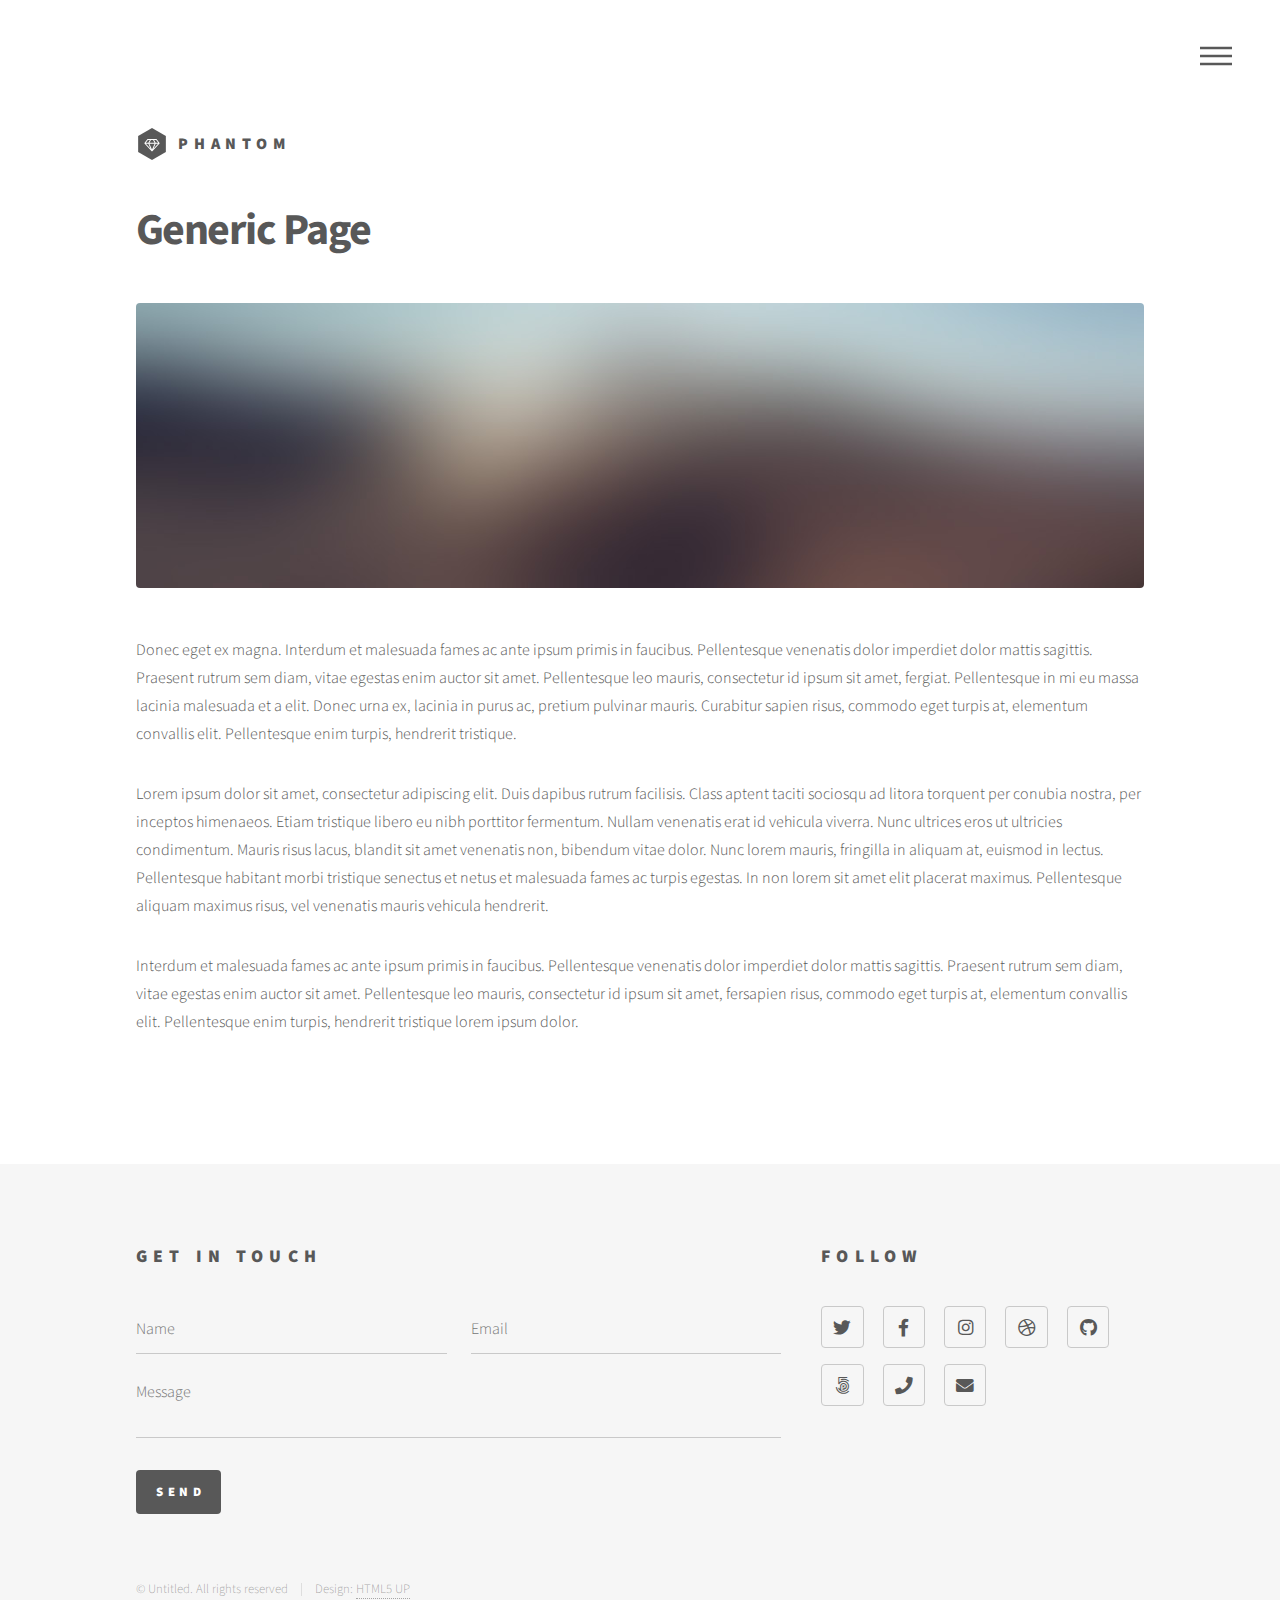
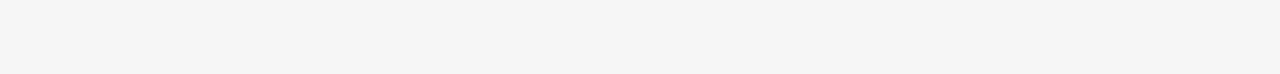
<file: generic.html>
<!DOCTYPE HTML>
<!--
	Phantom by HTML5 UP
	html5up.net | @ajlkn
	Free for personal and commercial use under the CCA 3.0 license (html5up.net/license)
-->
<html>
	<head>
		<title>Generic - Phantom by HTML5 UP</title>
		<meta charset="utf-8" />
		<meta name="viewport" content="width=device-width, initial-scale=1, user-scalable=no" />
		<link rel="stylesheet" href="assets/css/main.css" />
		<noscript><link rel="stylesheet" href="assets/css/noscript.css" /></noscript>
	</head>
	<body class="is-preload">
		<!-- Wrapper -->
			<div id="wrapper">

				<!-- Header -->
					<header id="header">
						<div class="inner">

							<!-- Logo -->
								<a href="index.html" class="logo">
									<span class="symbol"><img src="images/logo.svg" alt="" /></span><span class="title">Phantom</span>
								</a>

							<!-- Nav -->
								<nav>
									<ul>
										<li><a href="#menu">Menu</a></li>
									</ul>
								</nav>

						</div>
					</header>

				<!-- Menu -->
					<nav id="menu">
						<h2>Menu</h2>
						<ul>
							<li><a href="index.html">Home</a></li>
							<li><a href="generic.html">Ipsum veroeros</a></li>
							<li><a href="generic.html">Tempus etiam</a></li>
							<li><a href="generic.html">Consequat dolor</a></li>
							<li><a href="elements.html">Elements</a></li>
						</ul>
					</nav>

				<!-- Main -->
					<div id="main">
						<div class="inner">
							<h1>Generic Page</h1>
							<span class="image main"><img src="images/pic13.jpg" alt="" /></span>
							<p>Donec eget ex magna. Interdum et malesuada fames ac ante ipsum primis in faucibus. Pellentesque venenatis dolor imperdiet dolor mattis sagittis. Praesent rutrum sem diam, vitae egestas enim auctor sit amet. Pellentesque leo mauris, consectetur id ipsum sit amet, fergiat. Pellentesque in mi eu massa lacinia malesuada et a elit. Donec urna ex, lacinia in purus ac, pretium pulvinar mauris. Curabitur sapien risus, commodo eget turpis at, elementum convallis elit. Pellentesque enim turpis, hendrerit tristique.</p>
							<p>Lorem ipsum dolor sit amet, consectetur adipiscing elit. Duis dapibus rutrum facilisis. Class aptent taciti sociosqu ad litora torquent per conubia nostra, per inceptos himenaeos. Etiam tristique libero eu nibh porttitor fermentum. Nullam venenatis erat id vehicula viverra. Nunc ultrices eros ut ultricies condimentum. Mauris risus lacus, blandit sit amet venenatis non, bibendum vitae dolor. Nunc lorem mauris, fringilla in aliquam at, euismod in lectus. Pellentesque habitant morbi tristique senectus et netus et malesuada fames ac turpis egestas. In non lorem sit amet elit placerat maximus. Pellentesque aliquam maximus risus, vel venenatis mauris vehicula hendrerit.</p>
							<p>Interdum et malesuada fames ac ante ipsum primis in faucibus. Pellentesque venenatis dolor imperdiet dolor mattis sagittis. Praesent rutrum sem diam, vitae egestas enim auctor sit amet. Pellentesque leo mauris, consectetur id ipsum sit amet, fersapien risus, commodo eget turpis at, elementum convallis elit. Pellentesque enim turpis, hendrerit tristique lorem ipsum dolor.</p>
						</div>
					</div>

				<!-- Footer -->
					<footer id="footer">
						<div class="inner">
							<section>
								<h2>Get in touch</h2>
								<form method="post" action="#">
									<div class="fields">
										<div class="field half">
											<input type="text" name="name" id="name" placeholder="Name" />
										</div>
										<div class="field half">
											<input type="email" name="email" id="email" placeholder="Email" />
										</div>
										<div class="field">
											<textarea name="message" id="message" placeholder="Message"></textarea>
										</div>
									</div>
									<ul class="actions">
										<li><input type="submit" value="Send" class="primary" /></li>
									</ul>
								</form>
							</section>
							<section>
								<h2>Follow</h2>
								<ul class="icons">
									<li><a href="#" class="icon brands style2 fa-twitter"><span class="label">Twitter</span></a></li>
									<li><a href="#" class="icon brands style2 fa-facebook-f"><span class="label">Facebook</span></a></li>
									<li><a href="#" class="icon brands style2 fa-instagram"><span class="label">Instagram</span></a></li>
									<li><a href="#" class="icon brands style2 fa-dribbble"><span class="label">Dribbble</span></a></li>
									<li><a href="#" class="icon brands style2 fa-github"><span class="label">GitHub</span></a></li>
									<li><a href="#" class="icon brands style2 fa-500px"><span class="label">500px</span></a></li>
									<li><a href="#" class="icon solid style2 fa-phone"><span class="label">Phone</span></a></li>
									<li><a href="#" class="icon solid style2 fa-envelope"><span class="label">Email</span></a></li>
								</ul>
							</section>
							<ul class="copyright">
								<li>&copy; Untitled. All rights reserved</li><li>Design: <a href="http://html5up.net">HTML5 UP</a></li>
							</ul>
						</div>
					</footer>

			</div>

		<!-- Scripts -->
			<script src="assets/js/jquery.min.js"></script>
			<script src="assets/js/browser.min.js"></script>
			<script src="assets/js/breakpoints.min.js"></script>
			<script src="assets/js/util.js"></script>
			<script src="assets/js/main.js"></script>

	</body>
</html>
</file>
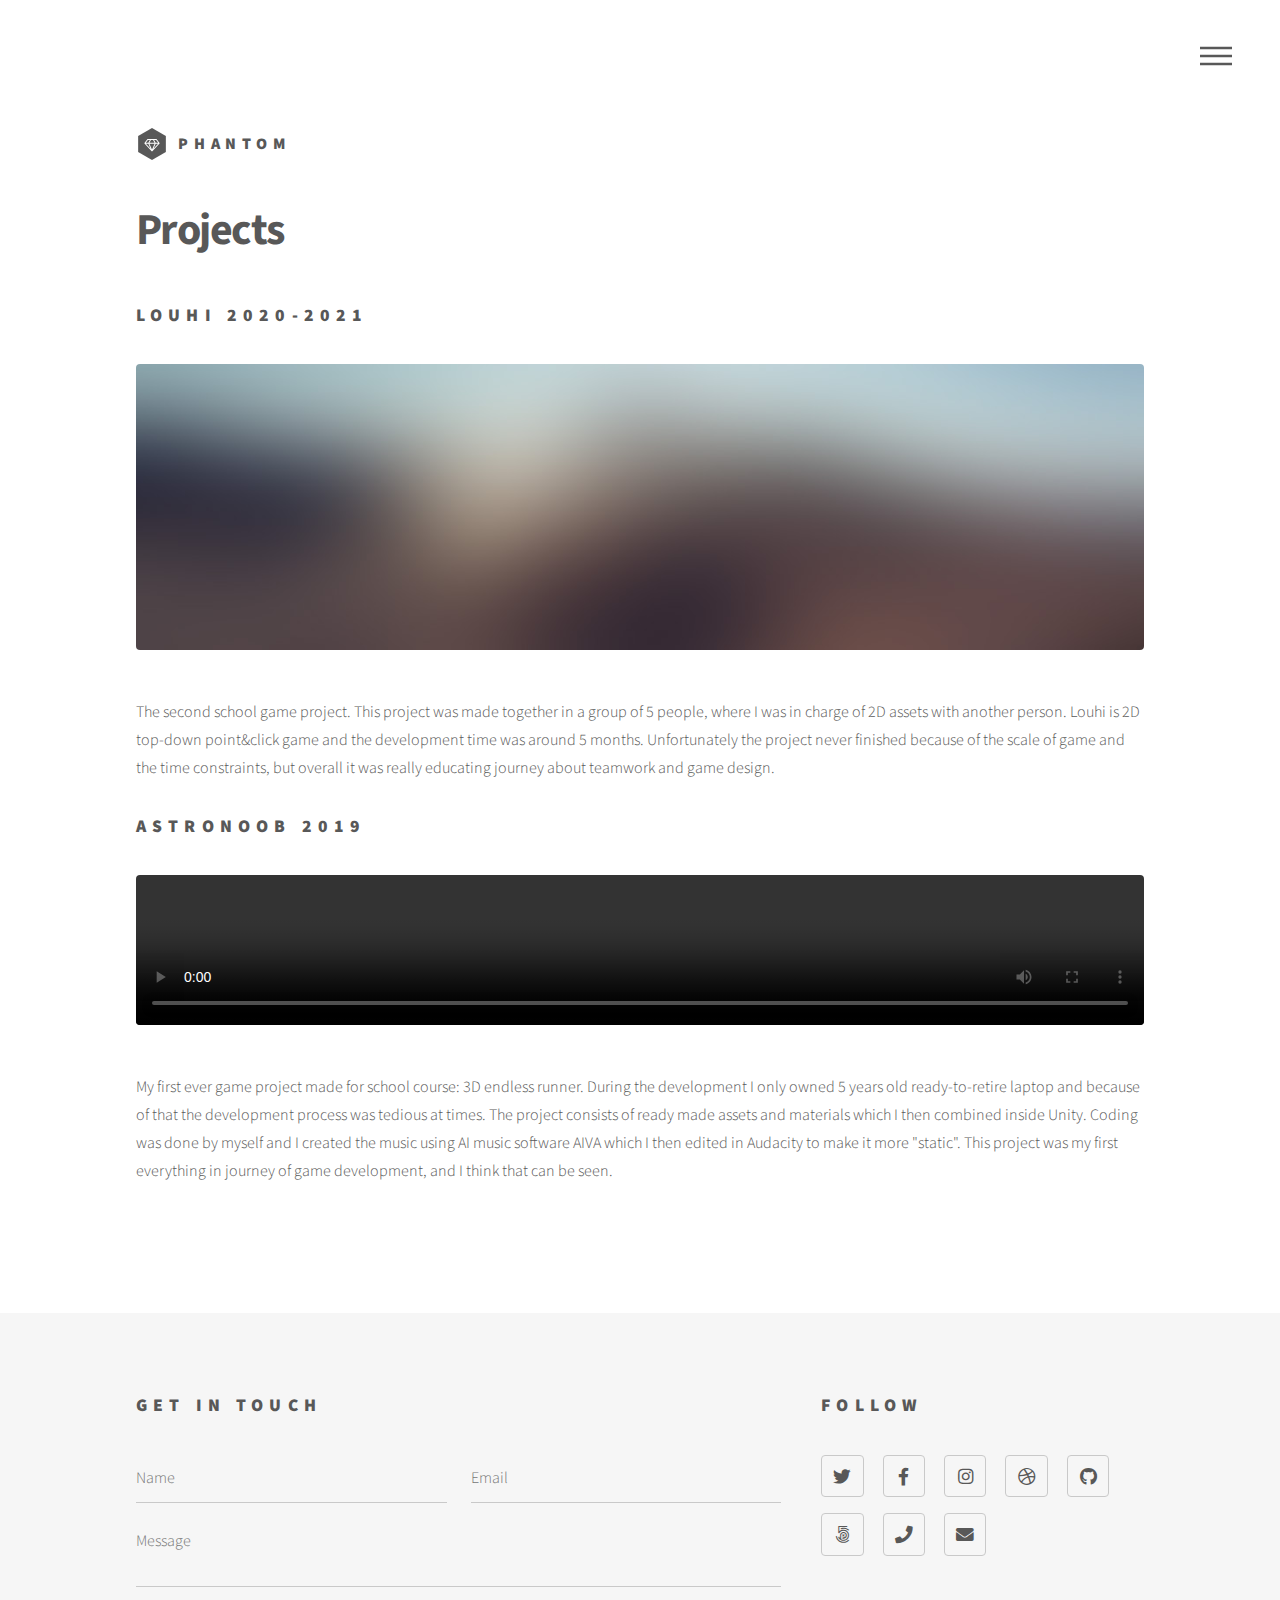
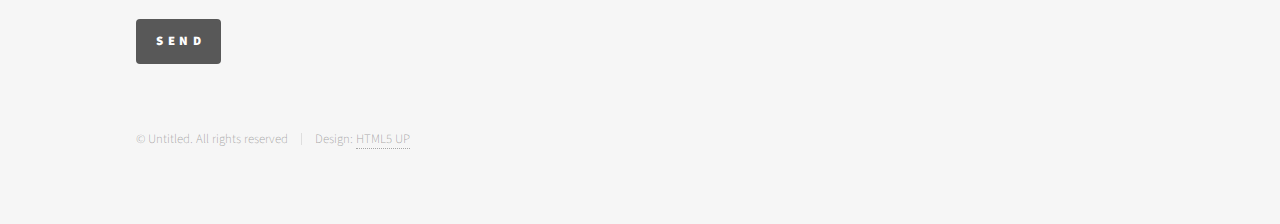
<file: Projects.html>
<!DOCTYPE HTML>
<!--
	Phantom by HTML5 UP
	html5up.net | @ajlkn
	Free for personal and commercial use under the CCA 3.0 license (html5up.net/license)
-->
<html>
	<head>
		<title>Generic - Phantom by HTML5 UP</title>
		<meta charset="utf-8" />
		<meta name="viewport" content="width=device-width, initial-scale=1, user-scalable=no" />
		<link rel="stylesheet" href="assets/css/main.css" />
		<noscript><link rel="stylesheet" href="assets/css/noscript.css" /></noscript>
	</head>
	<body class="is-preload">
		<!-- Wrapper -->
			<div id="wrapper">

				<!-- Header -->
					<header id="header">
						<div class="inner">

							<!-- Logo -->
								<a href="index.html" class="logo">
									<span class="symbol"><img src="images/logo.svg" alt="" /></span><span class="title">Phantom</span>
								</a>

							<!-- Nav -->
								<nav>
									<ul>
										<li><a href="#menu">Menu</a></li>
									</ul>
								</nav>

						</div>
					</header>

				<!-- Menu -->
					<nav id="menu">
						<h2>Menu</h2>
						<ul>
							<li><a href="index.html">Home</a></li>
							<li><a href="generic.html">Ipsum veroeros</a></li>
							<li><a href="generic.html">Tempus etiam</a></li>
							<li><a href="generic.html">Consequat dolor</a></li>
							<li><a href="elements.html">Elements</a></li>
						</ul>
					</nav>

				<!-- Main -->
					<div id="main">
						<div class="inner">
							<h1>Projects</h1>
							<h2>Louhi 2020-2021</h2>
							<span class="image main"><img src="images/pic13.jpg" alt="" /></span>
							
							<p>The second school game project. This project was made together in a group of 5 people, where I was in charge of 2D assets with another person. Louhi is 2D top-down point&click game and the development time was around 5 months. Unfortunately the project never finished because of the scale of game and the time constraints, but overall it was really educating journey about teamwork and game design.</p>
							
							<h2>Astronoob 2019</h2>
							<video class ="image main" controls></video><source src="images/astronoob 2020-12-07 17-05-57.mp4" type="video/mp4">
							<p>My first ever game project made for school course: 3D endless runner. During the development I only owned 5 years old ready-to-retire laptop and because of that the development process was tedious at times. 
								The project consists of ready made assets and materials which I then combined inside Unity. Coding was done by myself and I created the music using AI music software AIVA which I then edited in Audacity to make it more "static". This project was my first everything in journey of game development, and I think that can be seen. </p>
						</div>
					</div>

				<!-- Footer -->
					<footer id="footer">
						<div class="inner">
							<section>
								<h2>Get in touch</h2>
								<form method="post" action="#">
									<div class="fields">
										<div class="field half">
											<input type="text" name="name" id="name" placeholder="Name" />
										</div>
										<div class="field half">
											<input type="email" name="email" id="email" placeholder="Email" />
										</div>
										<div class="field">
											<textarea name="message" id="message" placeholder="Message"></textarea>
										</div>
									</div>
									<ul class="actions">
										<li><input type="submit" value="Send" class="primary" /></li>
									</ul>
								</form>
							</section>
							<section>
								<h2>Follow</h2>
								<ul class="icons">
									<li><a href="#" class="icon brands style2 fa-twitter"><span class="label">Twitter</span></a></li>
									<li><a href="#" class="icon brands style2 fa-facebook-f"><span class="label">Facebook</span></a></li>
									<li><a href="#" class="icon brands style2 fa-instagram"><span class="label">Instagram</span></a></li>
									<li><a href="#" class="icon brands style2 fa-dribbble"><span class="label">Dribbble</span></a></li>
									<li><a href="#" class="icon brands style2 fa-github"><span class="label">GitHub</span></a></li>
									<li><a href="#" class="icon brands style2 fa-500px"><span class="label">500px</span></a></li>
									<li><a href="#" class="icon solid style2 fa-phone"><span class="label">Phone</span></a></li>
									<li><a href="#" class="icon solid style2 fa-envelope"><span class="label">Email</span></a></li>
								</ul>
							</section>
							<ul class="copyright">
								<li>&copy; Untitled. All rights reserved</li><li>Design: <a href="http://html5up.net">HTML5 UP</a></li>
							</ul>
						</div>
					</footer>

			</div>

		<!-- Scripts -->
			<script src="assets/js/jquery.min.js"></script>
			<script src="assets/js/browser.min.js"></script>
			<script src="assets/js/breakpoints.min.js"></script>
			<script src="assets/js/util.js"></script>
			<script src="assets/js/main.js"></script>

	</body>
</html>
</file>
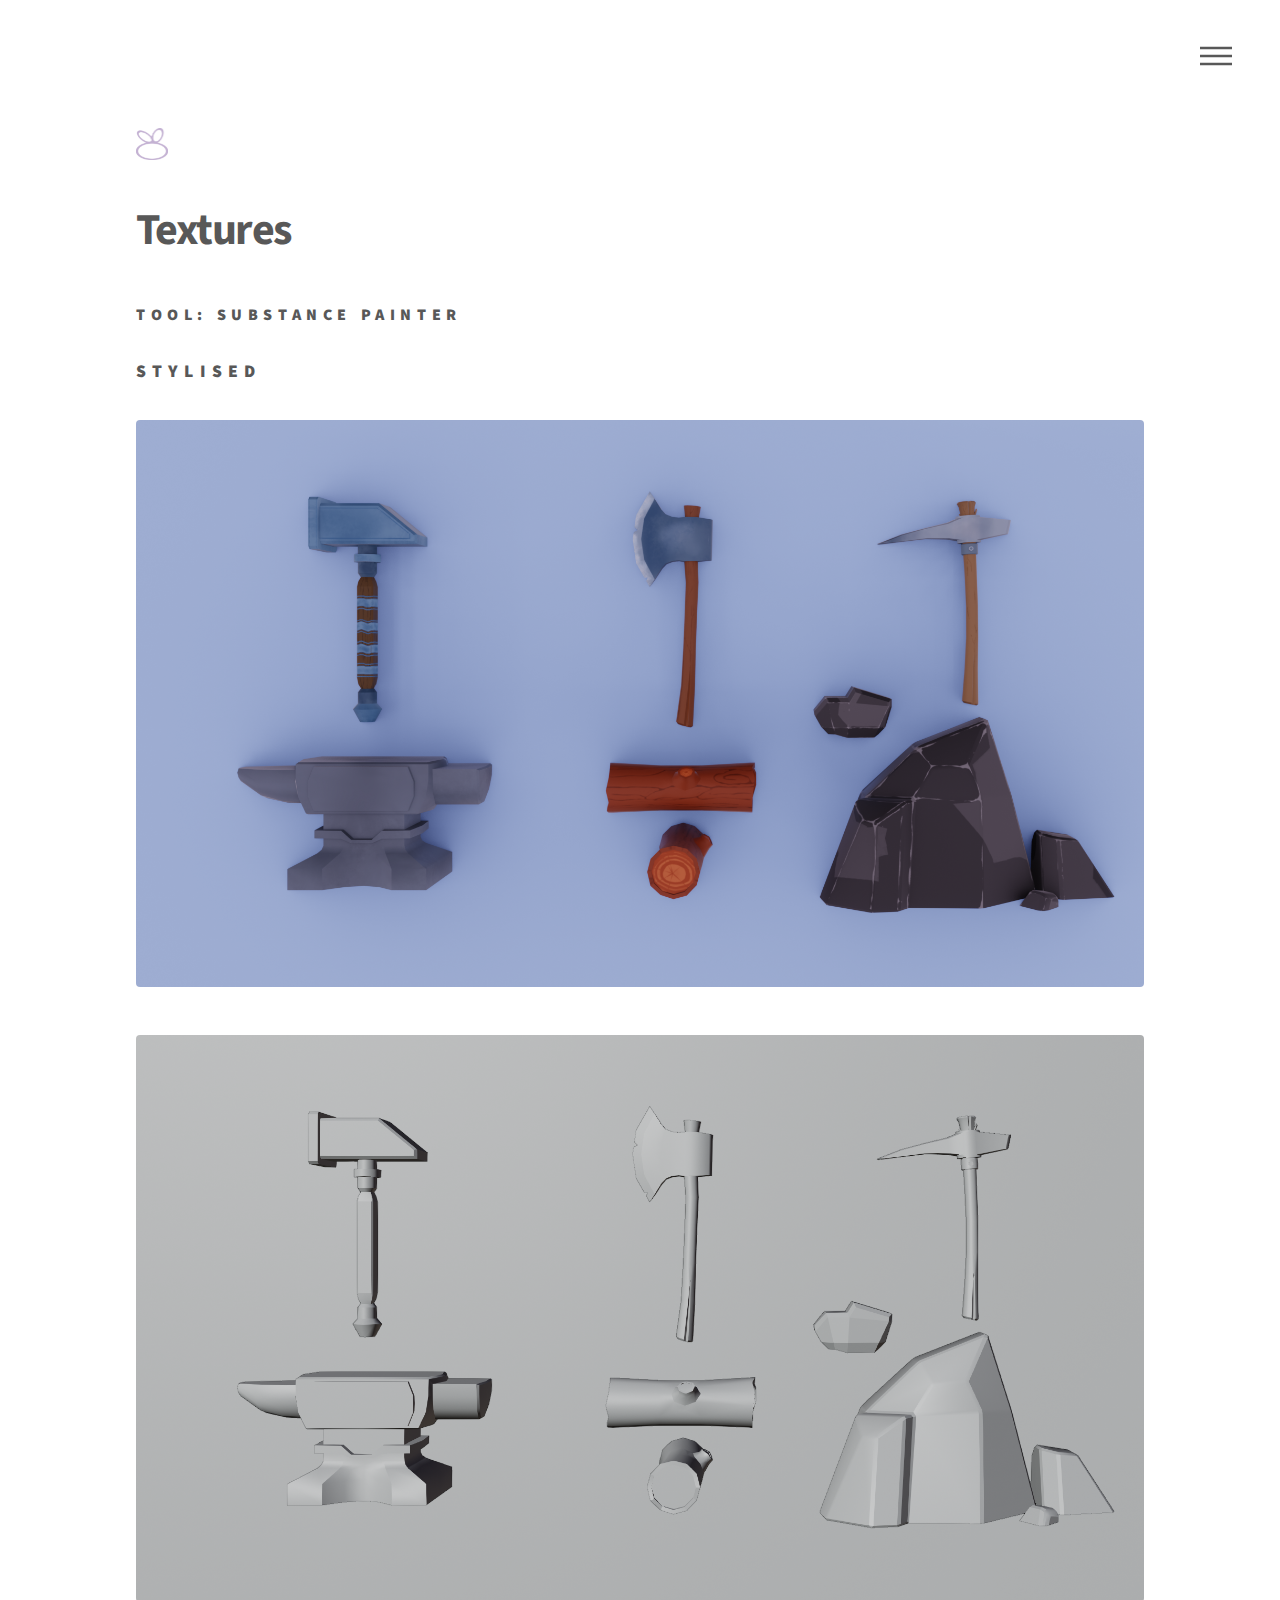
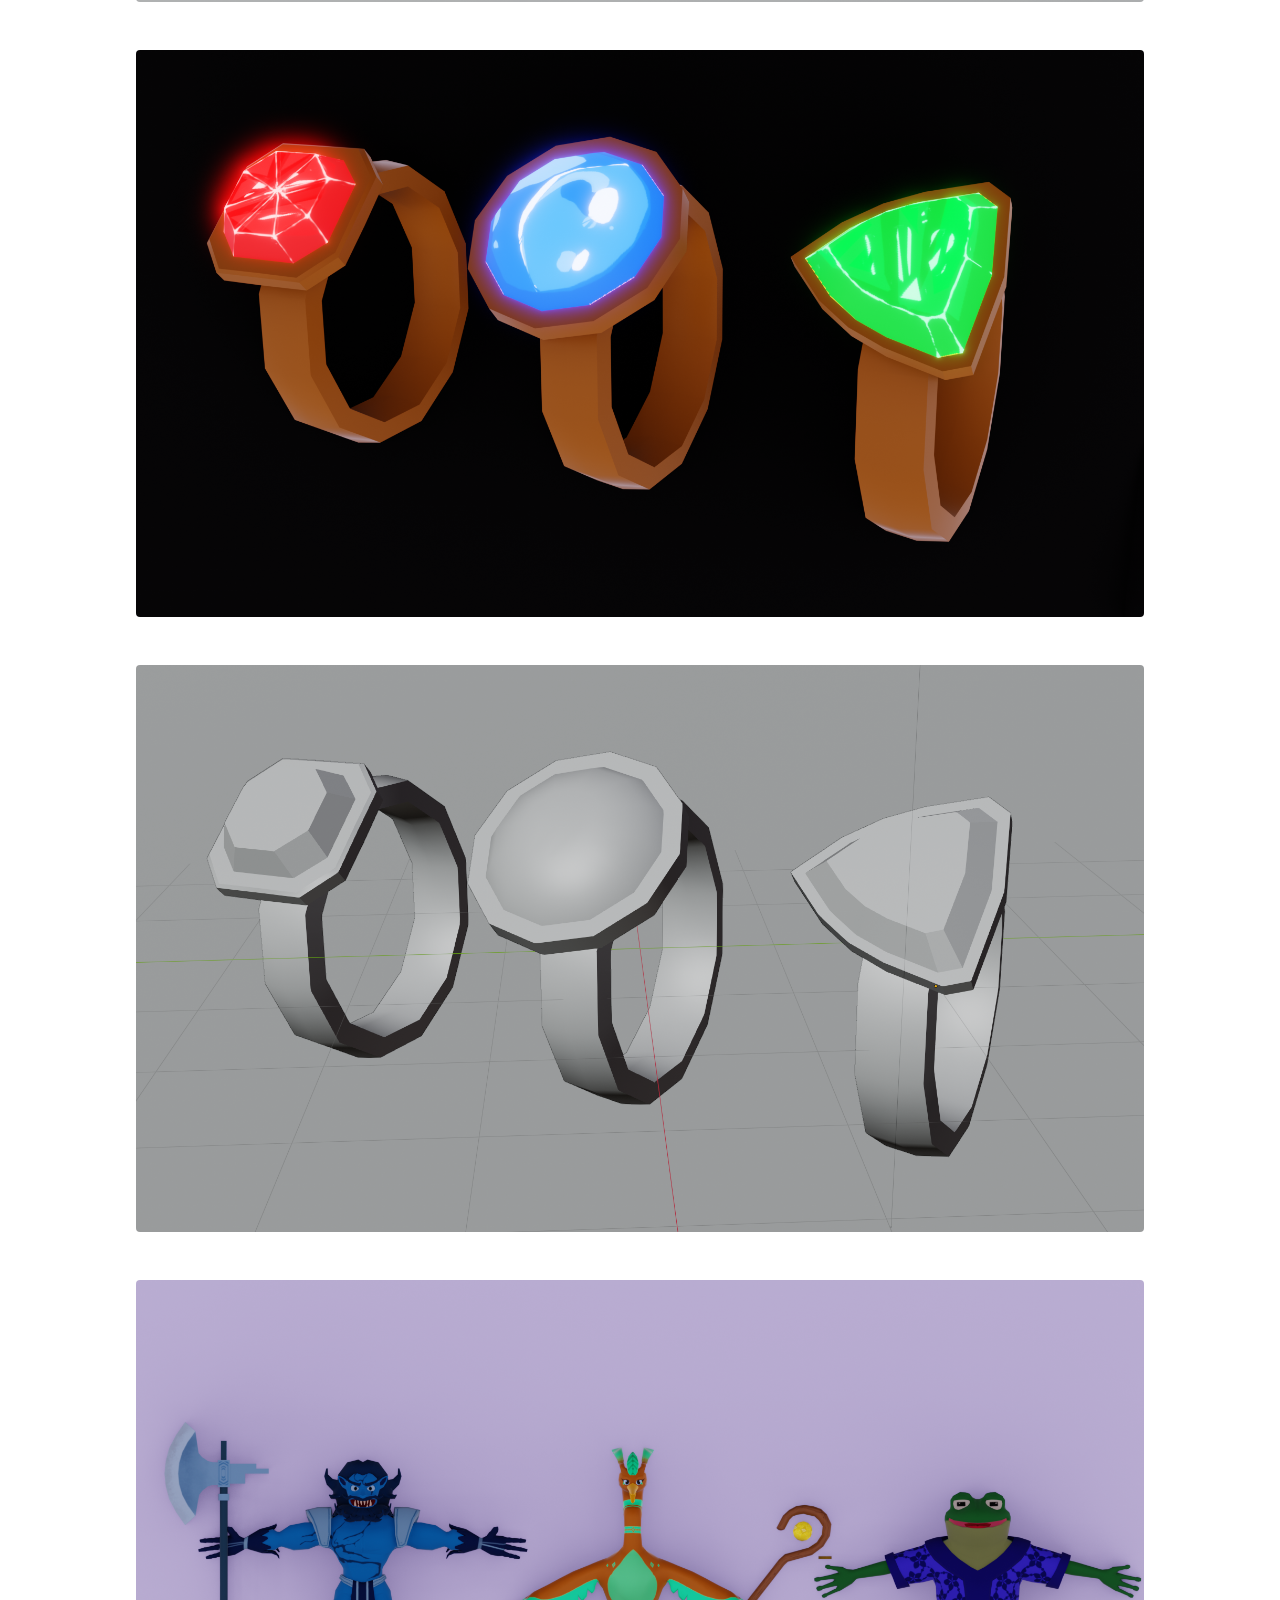
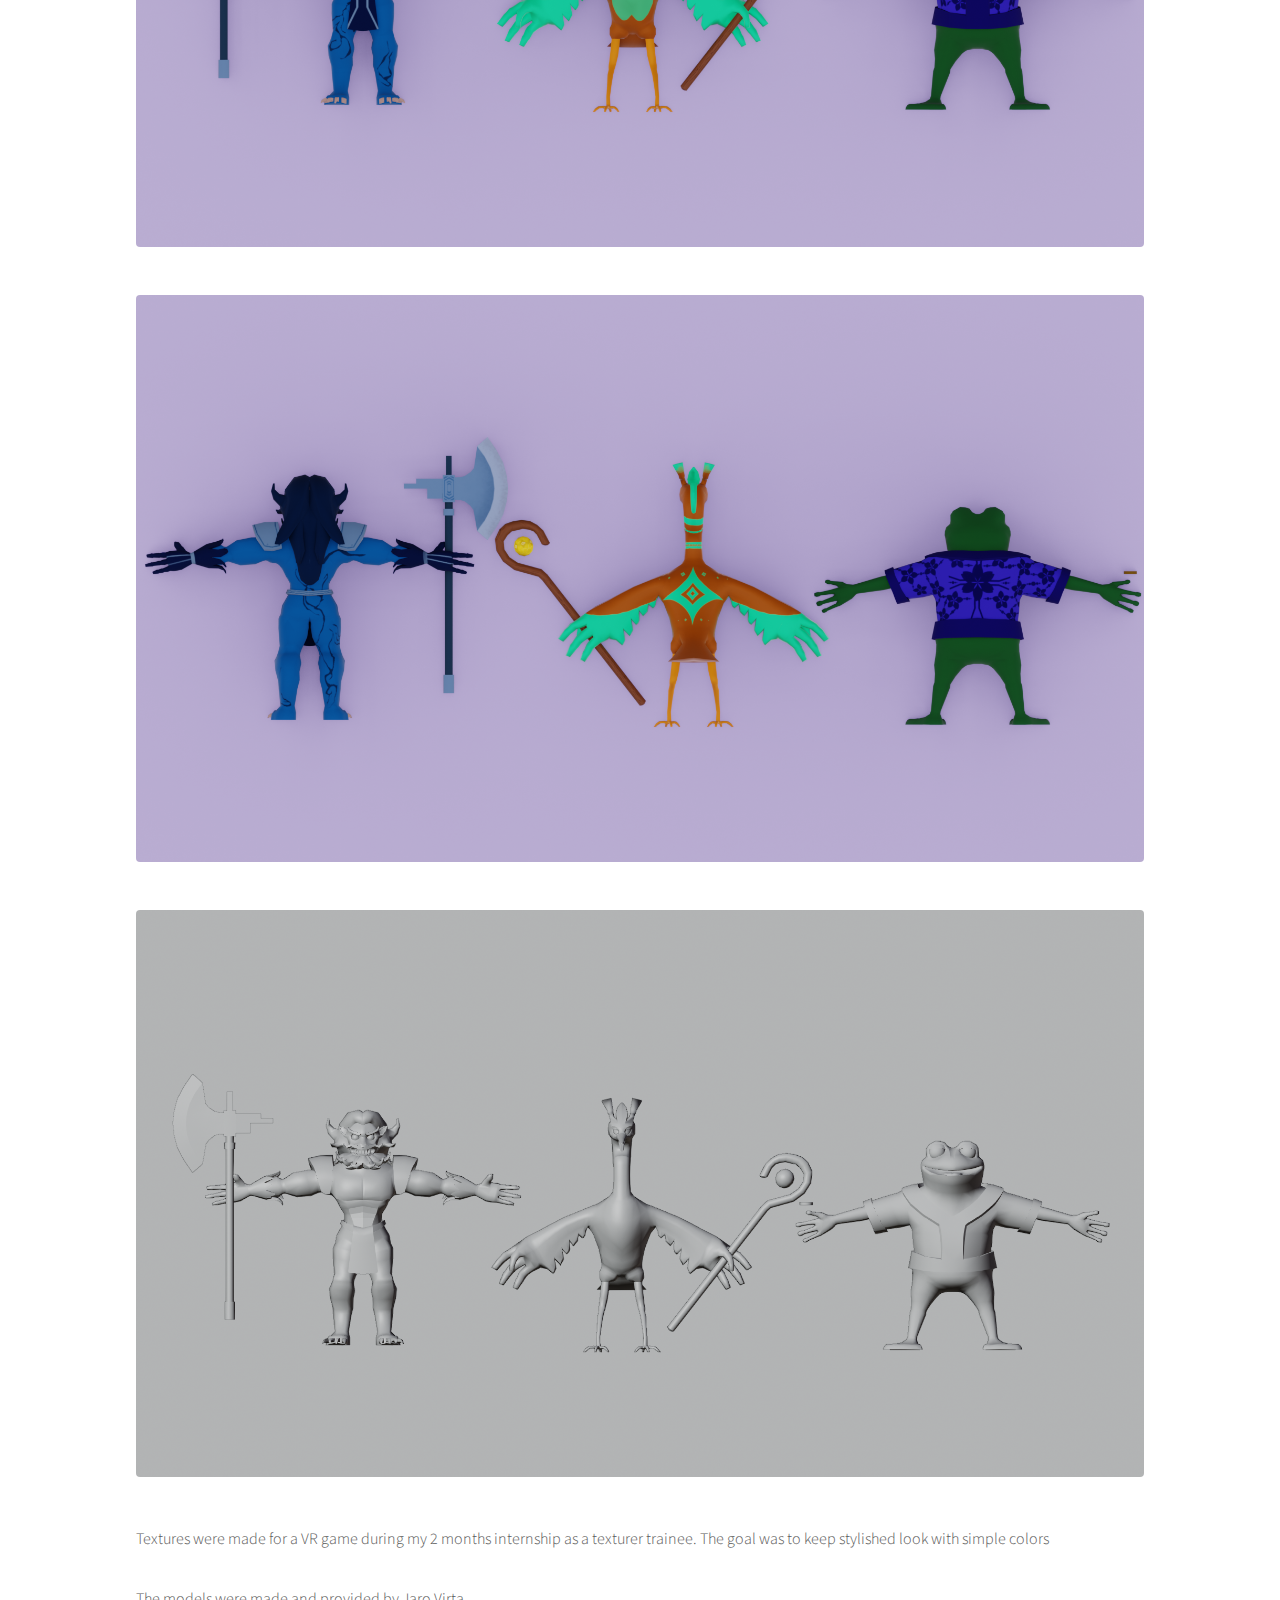
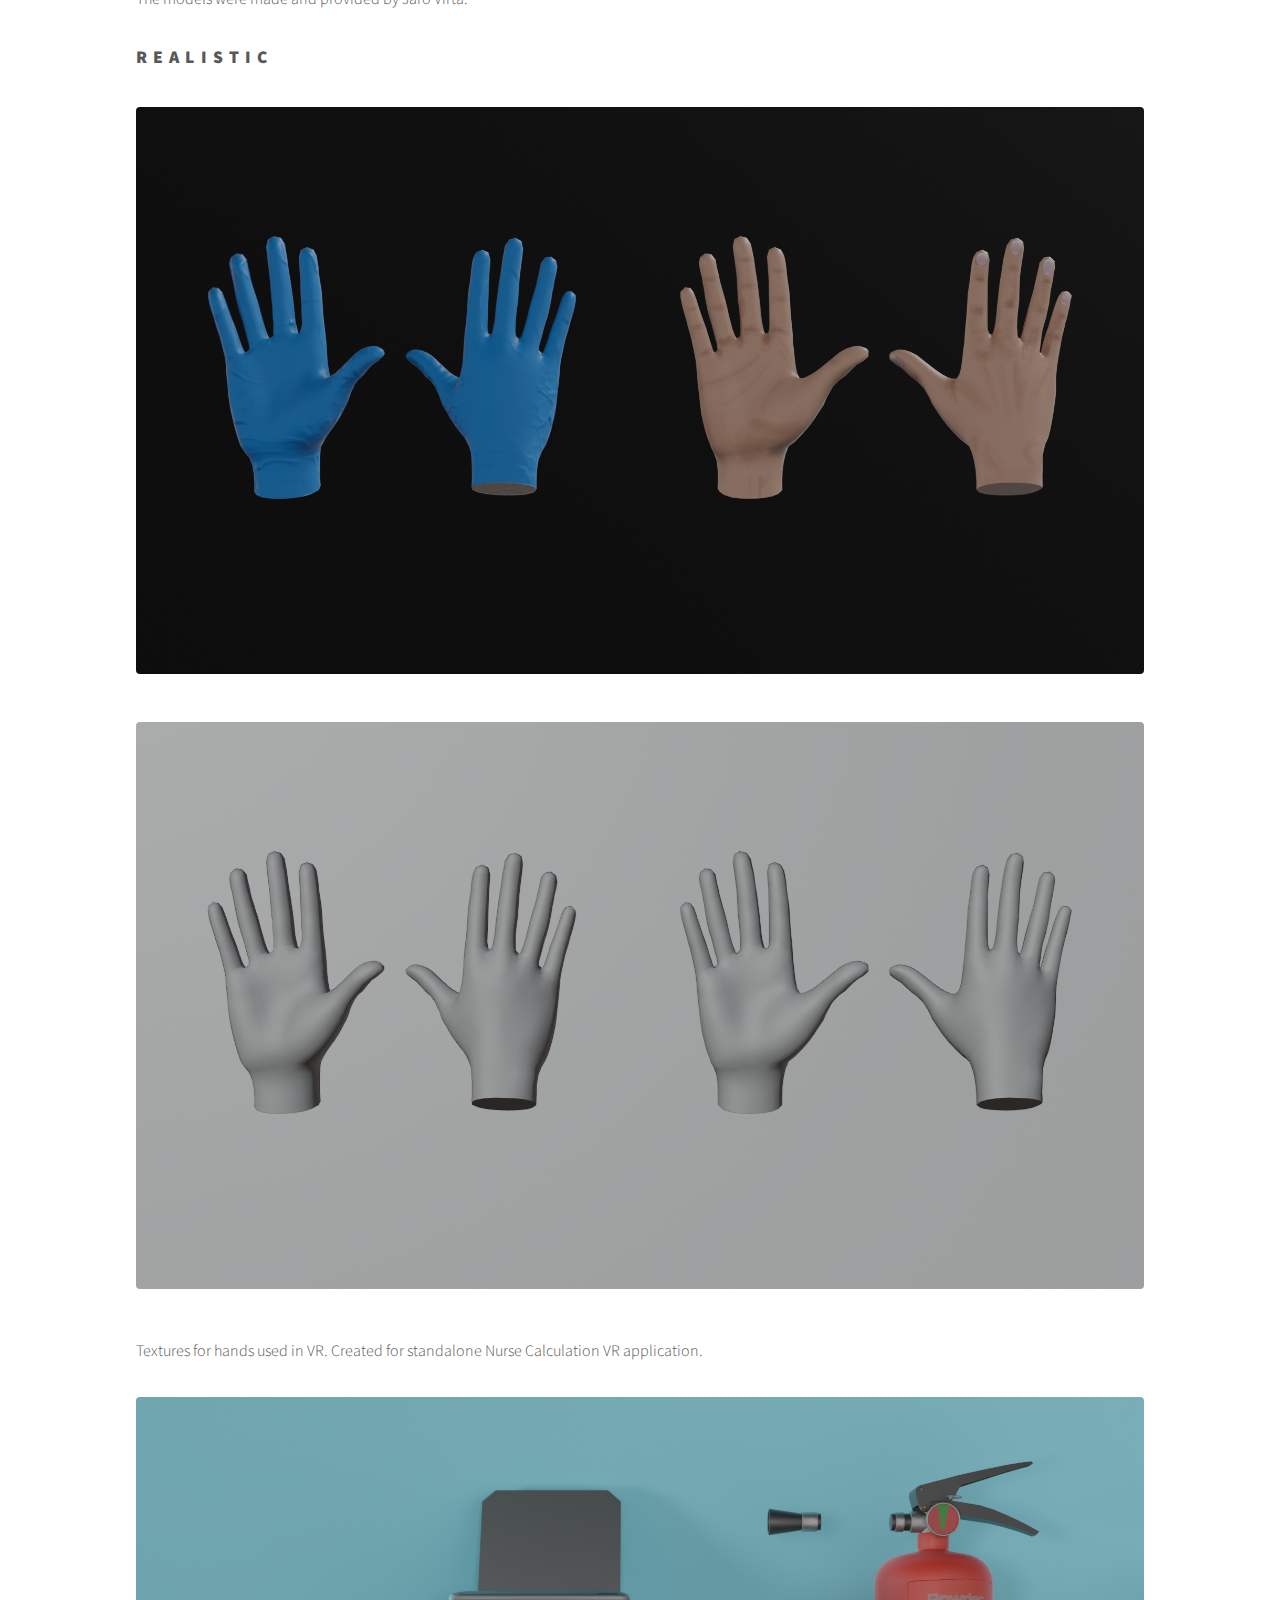
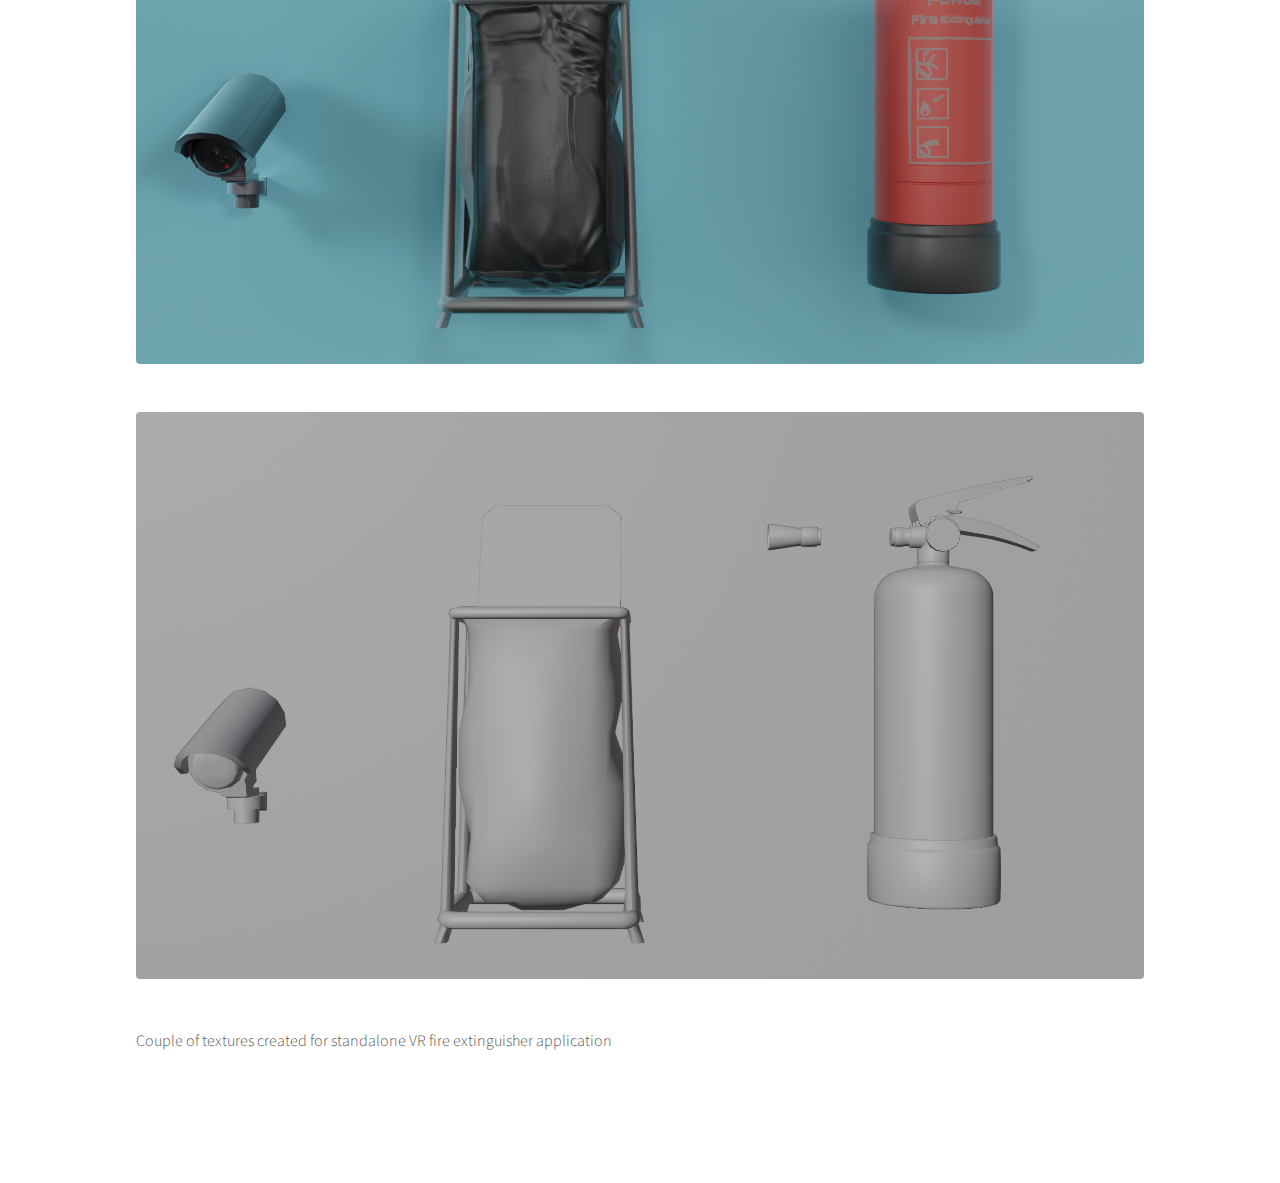
<file: Textures.html>
<!DOCTYPE HTML>
<!--
	Phantom by HTML5 UP
	html5up.net | @ajlkn
	Free for personal and commercial use under the CCA 3.0 license (html5up.net/license)
-->
<html>
	<head>
		<title>Generic - Phantom by HTML5 UP</title>
		<meta charset="utf-8" />
		<meta name="viewport" content="width=device-width, initial-scale=1, user-scalable=no" />
		<link rel="stylesheet" href="assets/css/main.css" />
		<noscript><link rel="stylesheet" href="assets/css/noscript.css" /></noscript>
	</head>
	<body class="is-preload">
		<!-- Wrapper -->
			<div id="wrapper">

				<!-- Header -->
					<header id="header">
						<div class="inner">

							<!-- Logo -->
								<a href="index.html" class="logo">
									<span class="symbol"><img src="images/pupu2.png" alt="" /></span><span class="title"></span>
								</a>

							<!-- Nav -->
								<nav>
									<ul>
										<li><a href="#menu">Menu</a></li>
									</ul>
								</nav>

						</div>
					</header>

				<!-- Menu -->
					<nav id="menu">
						<h2>Menu</h2>
						<ul>
							<li><a href="index.html">Home</a></li>
							<li><a href="Scenes.html">Scenes</a></li>
							<li><a href="3dmallit.html">3D Models</a></li>
							<li><a href="PixelArt.html">Pixel Art</a></li>
							<li><a href="Projects.html">Projects</a></li>
							<li><a href="Textures.html">Textures</a></li>
						</ul>
					</nav>

				<!-- Main -->
					<div id="main">
						<div class="inner">
							<h1>Textures</h1>
							<h3>Tool: Substance Painter<h3>
							<h2>Stylised</h3>
							
							<p>
							</p>
							<span class="image main"><img src="images/Skillit.png" alt="" /></span>
							<span class="image main"><img src="images/SkillitViewport.png" alt="" /></span>
							<span class="image main"><img src="images/Sormukset.png" alt="" /></span>
							<span class="image main"><img src="images/SormuksetViewport.png" alt="" /></span>
						
							<span class="image main"><img src="images/Hahmot.png" alt="" /></span>
							<span class="image main"><img src="images/HahmotBack.png" alt="" /></span>
							<span class="image main"><img src="images/HahmotViewport.png" alt="" /></span>
							<p>Textures were made for a VR game during my 2 months internship as a texturer trainee. The goal was to keep stylished look with simple colors </p>
							<p>The models were made and provided by Jaro Virta.</p>

							<h2>Realistic</h2>
							<span class="image main"><img src="images/Kädet.png" alt="" /></span>
							<span class="image main"><img src="images/KädetViewport.png" alt="" /></span>
							<p>Textures for hands used in VR. Created for standalone Nurse Calculation VR application.</p>
							<span class="image main"><img src="images/Palosammutin.png" alt="" /></span>
							<span class="image main"><img src="images/PalosammutinViewport.png" alt="" /></span>
							<p>Couple of textures created for standalone VR fire extinguisher application</p>

							
							
							
							
						</div>
					</div>

				

			</div>

		<!-- Scripts -->
			<script src="assets/js/jquery.min.js"></script>
			<script src="assets/js/browser.min.js"></script>
			<script src="assets/js/breakpoints.min.js"></script>
			<script src="assets/js/util.js"></script>
			<script src="assets/js/main.js"></script>

	</body>
</html>
</file>
<file: assets/css/noscript.css>
/*
	Phantom by HTML5 UP
	html5up.net | @ajlkn
	Free for personal and commercial use under the CCA 3.0 license (html5up.net/license)
*/

/* Tiles */

	body.is-preload .tiles article {
		-moz-transform: none;
		-webkit-transform: none;
		-ms-transform: none;
		transform: none;
		opacity: 1;
	}
</file>
<file: assets/css/main.css>
@import url(fontawesome-all.min.css);
@import url("https://fonts.googleapis.com/css?family=Source+Sans+Pro:300,700,900");

/*
	Phantom by HTML5 UP
	html5up.net | @ajlkn
	Free for personal and commercial use under the CCA 3.0 license (html5up.net/license)
*/

html, body, div, span, applet, object,
iframe, h1, h2, h3, h4, h5, h6, p, blockquote,
pre, a, abbr, acronym, address, big, cite,
code, del, dfn, em, img, ins, kbd, q, s, samp,
small, strike, strong, sub, sup, tt, var, b,
u, i, center, dl, dt, dd, ol, ul, li, fieldset,
form, label, legend, table, caption, tbody,
tfoot, thead, tr, th, td, article, aside,
canvas, details, embed, figure, figcaption,
footer, header, hgroup, menu, nav, output, ruby,
section, summary, time, mark, audio, video {
	margin: 0;
	padding: 0;
	border: 0;
	font-size: 100%;
	font: inherit;
	vertical-align: baseline;}

article, aside, details, figcaption, figure,
footer, header, hgroup, menu, nav, section {
	display: block;}

body {
	line-height: 1;
}

ol, ul {
	list-style: none;
}

blockquote, q {
	quotes: none;
}

	blockquote:before, blockquote:after, q:before, q:after {
		content: '';
		content: none;
	}

table {
	border-collapse: collapse;
	border-spacing: 0;
}

body {
	-webkit-text-size-adjust: none;
}

mark {
	background-color: transparent;
	color: inherit;
}

input::-moz-focus-inner {
	border: 0;
	padding: 0;
}

input, select, textarea {
	-moz-appearance: none;
	-webkit-appearance: none;
	-ms-appearance: none;
	appearance: none;
}

/* Basic */

	@-ms-viewport {
		width: device-width;
	}

	body {
		-ms-overflow-style: scrollbar;
	}

	@media screen and (max-width: 480px) {

		html, body {
			min-width: 320px;
		}

	}

	html {
		box-sizing: border-box;
	}

	*, *:before, *:after {
		box-sizing: inherit;
	}

	body {
		background: #ffffff;
	}

		body.is-preload *, body.is-preload *:before, body.is-preload *:after {
			-moz-animation: none !important;
			-webkit-animation: none !important;
			-ms-animation: none !important;
			animation: none !important;
			-moz-transition: none !important;
			-webkit-transition: none !important;
			-ms-transition: none !important;
			transition: none !important;
		}

/* Type */

	body, input, select, textarea {
		color: #585858;
		font-family: "Source Sans Pro", Helvetica, sans-serif;
		font-size: 16pt;
		font-weight: 300;
		line-height: 1.75;
	}

		@media screen and (max-width: 1680px) {

			body, input, select, textarea {
				font-size: 14pt;
			}

		}

		@media screen and (max-width: 1280px) {

			body, input, select, textarea {
				font-size: 12pt;
			}

		}

	a {
		-moz-transition: border-bottom-color 0.2s ease, color 0.2s ease;
		-webkit-transition: border-bottom-color 0.2s ease, color 0.2s ease;
		-ms-transition: border-bottom-color 0.2s ease, color 0.2s ease;
		transition: border-bottom-color 0.2s ease, color 0.2s ease;
		text-decoration: none;
		color: #585858;
		border-bottom: dotted 1px rgba(88, 88, 88, 0.5);
	}

		a:hover {
			border-bottom-color: transparent;
			color: #f2849e !important;
		}

	strong, b {
		font-weight: 900;
	}

	em, i {
		font-style: italic;
	}

	p {
		margin: 0 0 2em 0;
	}

	h1 {
		font-size: 2.75em;
		font-weight: 700;
		line-height: 1.3;
		margin: 0 0 1em 0;
		letter-spacing: -0.035em;
	}

		h1 a {
			color: inherit;
		}

		@media screen and (max-width: 736px) {

			h1 {
				font-size: 2em;
				margin: 0 0 1em 0;
			}

		}

		@media screen and (max-width: 360px) {

			h1 {
				font-size: 1.75em;
			}

		}

	h2, h3, h4, h5, h6 {
		font-weight: 900;
		line-height: 1.5;
		margin: 0 0 2em 0;
		text-transform: uppercase;
		letter-spacing: 0.35em;
	}

		h2 a, h3 a, h4 a, h5 a, h6 a {
			color: inherit;
		}

	h2 {
		font-size: 1.1em;
	}

	h3 {
		font-size: 1em;
	}

	h4 {
		font-size: 0.8em;
	}

	h5 {
		font-size: 0.8em;
	}

	h6 {
		font-size: 0.8em;
	}

	@media screen and (max-width: 980px) {

		h1 br, h2 br, h3 br, h4 br, h5 br, h6 br {
			display: none;
		}

	}

	@media screen and (max-width: 736px) {

		h2 {
			font-size: 1em;
		}

		h3 {
			font-size: 0.8em;
		}

	}

	sub {
		font-size: 0.8em;
		position: relative;
		top: 0.5em;
	}

	sup {
		font-size: 0.8em;
		position: relative;
		top: -0.5em;
	}

	blockquote {
		border-left: solid 4px #c9c9c9;
		font-style: italic;
		margin: 0 0 2em 0;
		padding: 0.5em 0 0.5em 2em;
	}

	code {
		background: rgba(144, 144, 144, 0.075);
		border-radius: 4px;
		border: solid 1px #c9c9c9;
		font-family: "Courier New", monospace;
		font-size: 0.9em;
		margin: 0 0.25em;
		padding: 0.25em 0.65em;
	}

	pre {
		-webkit-overflow-scrolling: touch;
		font-family: "Courier New", monospace;
		font-size: 0.9em;
		margin: 0 0 2em 0;
	}

		pre code {
			display: block;
			line-height: 1.75;
			padding: 1em 1.5em;
			overflow-x: auto;
		}

	hr {
		border: 0;
		border-bottom: solid 1px #c9c9c9;
		margin: 2em 0;
	}

		hr.major {
			margin: 3em 0;
		}

	.align-left {
		text-align: left;
	}

	.align-center {
		text-align: center;
	}

	.align-right {
		text-align: right;
	}

/* Row */

	.row {
		display: flex;
		flex-wrap: wrap;
		box-sizing: border-box;
		align-items: stretch;
	}

		.row > * {
			box-sizing: border-box;
		}

		.row.gtr-uniform > * > :last-child {
			margin-bottom: 0;
		}

		.row.aln-left {
			justify-content: flex-start;
		}

		.row.aln-center {
			justify-content: center;
		}

		.row.aln-right {
			justify-content: flex-end;
		}

		.row.aln-top {
			align-items: flex-start;
		}

		.row.aln-middle {
			align-items: center;
		}

		.row.aln-bottom {
			align-items: flex-end;
		}

		.row > .imp {
			order: -1;
		}

		.row > .col-1 {
			width: 8.33333%;
		}

		.row > .off-1 {
			margin-left: 8.33333%;
		}

		.row > .col-2 {
			width: 16.66667%;
		}

		.row > .off-2 {
			margin-left: 16.66667%;
		}

		.row > .col-3 {
			width: 25%;
		}

		.row > .off-3 {
			margin-left: 25%;
		}

		.row > .col-4 {
			width: 33.33333%;
		}

		.row > .off-4 {
			margin-left: 33.33333%;
		}

		.row > .col-5 {
			width: 41.66667%;
		}

		.row > .off-5 {
			margin-left: 41.66667%;
		}

		.row > .col-6 {
			width: 50%;
		}

		.row > .off-6 {
			margin-left: 50%;
		}

		.row > .col-7 {
			width: 58.33333%;
		}

		.row > .off-7 {
			margin-left: 58.33333%;
		}

		.row > .col-8 {
			width: 66.66667%;
		}

		.row > .off-8 {
			margin-left: 66.66667%;
		}

		.row > .col-9 {
			width: 75%;
		}

		.row > .off-9 {
			margin-left: 75%;
		}

		.row > .col-10 {
			width: 83.33333%;
		}

		.row > .off-10 {
			margin-left: 83.33333%;
		}

		.row > .col-11 {
			width: 91.66667%;
		}

		.row > .off-11 {
			margin-left: 91.66667%;
		}

		.row > .col-12 {
			width: 100%;
		}

		.row > .off-12 {
			margin-left: 100%;
		}

		.row.gtr-0 {
			margin-top: 0;
			margin-left: 0em;
		}

			.row.gtr-0 > * {
				padding: 0 0 0 0em;
			}

			.row.gtr-0.gtr-uniform {
				margin-top: 0em;
			}

				.row.gtr-0.gtr-uniform > * {
					padding-top: 0em;
				}

		.row.gtr-25 {
			margin-top: 0;
			margin-left: -0.5em;
		}

			.row.gtr-25 > * {
				padding: 0 0 0 0.5em;
			}

			.row.gtr-25.gtr-uniform {
				margin-top: -0.5em;
			}

				.row.gtr-25.gtr-uniform > * {
					padding-top: 0.5em;
				}

		.row.gtr-50 {
			margin-top: 0;
			margin-left: -1em;
		}

			.row.gtr-50 > * {
				padding: 0 0 0 1em;
			}

			.row.gtr-50.gtr-uniform {
				margin-top: -1em;
			}

				.row.gtr-50.gtr-uniform > * {
					padding-top: 1em;
				}

		.row {
			margin-top: 0;
			margin-left: -2em;
		}

			.row > * {
				padding: 0 0 0 2em;
			}

			.row.gtr-uniform {
				margin-top: -2em;
			}

				.row.gtr-uniform > * {
					padding-top: 2em;
				}

		.row.gtr-150 {
			margin-top: 0;
			margin-left: -3em;
		}

			.row.gtr-150 > * {
				padding: 0 0 0 3em;
			}

			.row.gtr-150.gtr-uniform {
				margin-top: -3em;
			}

				.row.gtr-150.gtr-uniform > * {
					padding-top: 3em;
				}

		.row.gtr-200 {
			margin-top: 0;
			margin-left: -4em;
		}

			.row.gtr-200 > * {
				padding: 0 0 0 4em;
			}

			.row.gtr-200.gtr-uniform {
				margin-top: -4em;
			}

				.row.gtr-200.gtr-uniform > * {
					padding-top: 4em;
				}

		@media screen and (max-width: 1680px) {

			.row {
				display: flex;
				flex-wrap: wrap;
				box-sizing: border-box;
				align-items: stretch;
			}

				.row > * {
					box-sizing: border-box;
				}

				.row.gtr-uniform > * > :last-child {
					margin-bottom: 0;
				}

				.row.aln-left {
					justify-content: flex-start;
				}

				.row.aln-center {
					justify-content: center;
				}

				.row.aln-right {
					justify-content: flex-end;
				}

				.row.aln-top {
					align-items: flex-start;
				}

				.row.aln-middle {
					align-items: center;
				}

				.row.aln-bottom {
					align-items: flex-end;
				}

				.row > .imp-xlarge {
					order: -1;
				}

				.row > .col-1-xlarge {
					width: 8.33333%;
				}

				.row > .off-1-xlarge {
					margin-left: 8.33333%;
				}

				.row > .col-2-xlarge {
					width: 16.66667%;
				}

				.row > .off-2-xlarge {
					margin-left: 16.66667%;
				}

				.row > .col-3-xlarge {
					width: 25%;
				}

				.row > .off-3-xlarge {
					margin-left: 25%;
				}

				.row > .col-4-xlarge {
					width: 33.33333%;
				}

				.row > .off-4-xlarge {
					margin-left: 33.33333%;
				}

				.row > .col-5-xlarge {
					width: 41.66667%;
				}

				.row > .off-5-xlarge {
					margin-left: 41.66667%;
				}

				.row > .col-6-xlarge {
					width: 50%;
				}

				.row > .off-6-xlarge {
					margin-left: 50%;
				}

				.row > .col-7-xlarge {
					width: 58.33333%;
				}

				.row > .off-7-xlarge {
					margin-left: 58.33333%;
				}

				.row > .col-8-xlarge {
					width: 66.66667%;
				}

				.row > .off-8-xlarge {
					margin-left: 66.66667%;
				}

				.row > .col-9-xlarge {
					width: 75%;
				}

				.row > .off-9-xlarge {
					margin-left: 75%;
				}

				.row > .col-10-xlarge {
					width: 83.33333%;
				}

				.row > .off-10-xlarge {
					margin-left: 83.33333%;
				}

				.row > .col-11-xlarge {
					width: 91.66667%;
				}

				.row > .off-11-xlarge {
					margin-left: 91.66667%;
				}

				.row > .col-12-xlarge {
					width: 100%;
				}

				.row > .off-12-xlarge {
					margin-left: 100%;
				}

				.row.gtr-0 {
					margin-top: 0;
					margin-left: 0em;
				}

					.row.gtr-0 > * {
						padding: 0 0 0 0em;
					}

					.row.gtr-0.gtr-uniform {
						margin-top: 0em;
					}

						.row.gtr-0.gtr-uniform > * {
							padding-top: 0em;
						}

				.row.gtr-25 {
					margin-top: 0;
					margin-left: -0.5em;
				}

					.row.gtr-25 > * {
						padding: 0 0 0 0.5em;
					}

					.row.gtr-25.gtr-uniform {
						margin-top: -0.5em;
					}

						.row.gtr-25.gtr-uniform > * {
							padding-top: 0.5em;
						}

				.row.gtr-50 {
					margin-top: 0;
					margin-left: -1em;
				}

					.row.gtr-50 > * {
						padding: 0 0 0 1em;
					}

					.row.gtr-50.gtr-uniform {
						margin-top: -1em;
					}

						.row.gtr-50.gtr-uniform > * {
							padding-top: 1em;
						}

				.row {
					margin-top: 0;
					margin-left: -2em;
				}

					.row > * {
						padding: 0 0 0 2em;
					}

					.row.gtr-uniform {
						margin-top: -2em;
					}

						.row.gtr-uniform > * {
							padding-top: 2em;
						}

				.row.gtr-150 {
					margin-top: 0;
					margin-left: -3em;
				}

					.row.gtr-150 > * {
						padding: 0 0 0 3em;
					}

					.row.gtr-150.gtr-uniform {
						margin-top: -3em;
					}

						.row.gtr-150.gtr-uniform > * {
							padding-top: 3em;
						}

				.row.gtr-200 {
					margin-top: 0;
					margin-left: -4em;
				}

					.row.gtr-200 > * {
						padding: 0 0 0 4em;
					}

					.row.gtr-200.gtr-uniform {
						margin-top: -4em;
					}

						.row.gtr-200.gtr-uniform > * {
							padding-top: 4em;
						}

		}

		@media screen and (max-width: 1280px) {

			.row {
				display: flex;
				flex-wrap: wrap;
				box-sizing: border-box;
				align-items: stretch;
			}

				.row > * {
					box-sizing: border-box;
				}

				.row.gtr-uniform > * > :last-child {
					margin-bottom: 0;
				}

				.row.aln-left {
					justify-content: flex-start;
				}

				.row.aln-center {
					justify-content: center;
				}

				.row.aln-right {
					justify-content: flex-end;
				}

				.row.aln-top {
					align-items: flex-start;
				}

				.row.aln-middle {
					align-items: center;
				}

				.row.aln-bottom {
					align-items: flex-end;
				}

				.row > .imp-large {
					order: -1;
				}

				.row > .col-1-large {
					width: 8.33333%;
				}

				.row > .off-1-large {
					margin-left: 8.33333%;
				}

				.row > .col-2-large {
					width: 16.66667%;
				}

				.row > .off-2-large {
					margin-left: 16.66667%;
				}

				.row > .col-3-large {
					width: 25%;
				}

				.row > .off-3-large {
					margin-left: 25%;
				}

				.row > .col-4-large {
					width: 33.33333%;
				}

				.row > .off-4-large {
					margin-left: 33.33333%;
				}

				.row > .col-5-large {
					width: 41.66667%;
				}

				.row > .off-5-large {
					margin-left: 41.66667%;
				}

				.row > .col-6-large {
					width: 50%;
				}

				.row > .off-6-large {
					margin-left: 50%;
				}

				.row > .col-7-large {
					width: 58.33333%;
				}

				.row > .off-7-large {
					margin-left: 58.33333%;
				}

				.row > .col-8-large {
					width: 66.66667%;
				}

				.row > .off-8-large {
					margin-left: 66.66667%;
				}

				.row > .col-9-large {
					width: 75%;
				}

				.row > .off-9-large {
					margin-left: 75%;
				}

				.row > .col-10-large {
					width: 83.33333%;
				}

				.row > .off-10-large {
					margin-left: 83.33333%;
				}

				.row > .col-11-large {
					width: 91.66667%;
				}

				.row > .off-11-large {
					margin-left: 91.66667%;
				}

				.row > .col-12-large {
					width: 100%;
				}

				.row > .off-12-large {
					margin-left: 100%;
				}

				.row.gtr-0 {
					margin-top: 0;
					margin-left: 0em;
				}

					.row.gtr-0 > * {
						padding: 0 0 0 0em;
					}

					.row.gtr-0.gtr-uniform {
						margin-top: 0em;
					}

						.row.gtr-0.gtr-uniform > * {
							padding-top: 0em;
						}

				.row.gtr-25 {
					margin-top: 0;
					margin-left: -0.5em;
				}

					.row.gtr-25 > * {
						padding: 0 0 0 0.5em;
					}

					.row.gtr-25.gtr-uniform {
						margin-top: -0.5em;
					}

						.row.gtr-25.gtr-uniform > * {
							padding-top: 0.5em;
						}

				.row.gtr-50 {
					margin-top: 0;
					margin-left: -1em;
				}

					.row.gtr-50 > * {
						padding: 0 0 0 1em;
					}

					.row.gtr-50.gtr-uniform {
						margin-top: -1em;
					}

						.row.gtr-50.gtr-uniform > * {
							padding-top: 1em;
						}

				.row {
					margin-top: 0;
					margin-left: -2em;
				}

					.row > * {
						padding: 0 0 0 2em;
					}

					.row.gtr-uniform {
						margin-top: -2em;
					}

						.row.gtr-uniform > * {
							padding-top: 2em;
						}

				.row.gtr-150 {
					margin-top: 0;
					margin-left: -3em;
				}

					.row.gtr-150 > * {
						padding: 0 0 0 3em;
					}

					.row.gtr-150.gtr-uniform {
						margin-top: -3em;
					}

						.row.gtr-150.gtr-uniform > * {
							padding-top: 3em;
						}

				.row.gtr-200 {
					margin-top: 0;
					margin-left: -4em;
				}

					.row.gtr-200 > * {
						padding: 0 0 0 4em;
					}

					.row.gtr-200.gtr-uniform {
						margin-top: -4em;
					}

						.row.gtr-200.gtr-uniform > * {
							padding-top: 4em;
						}

		}

		@media screen and (max-width: 980px) {

			.row {
				display: flex;
				flex-wrap: wrap;
				box-sizing: border-box;
				align-items: stretch;
			}

				.row > * {
					box-sizing: border-box;
				}

				.row.gtr-uniform > * > :last-child {
					margin-bottom: 0;
				}

				.row.aln-left {
					justify-content: flex-start;
				}

				.row.aln-center {
					justify-content: center;
				}

				.row.aln-right {
					justify-content: flex-end;
				}

				.row.aln-top {
					align-items: flex-start;
				}

				.row.aln-middle {
					align-items: center;
				}

				.row.aln-bottom {
					align-items: flex-end;
				}

				.row > .imp-medium {
					order: -1;
				}

				.row > .col-1-medium {
					width: 8.33333%;
				}

				.row > .off-1-medium {
					margin-left: 8.33333%;
				}

				.row > .col-2-medium {
					width: 16.66667%;
				}

				.row > .off-2-medium {
					margin-left: 16.66667%;
				}

				.row > .col-3-medium {
					width: 25%;
				}

				.row > .off-3-medium {
					margin-left: 25%;
				}

				.row > .col-4-medium {
					width: 33.33333%;
				}

				.row > .off-4-medium {
					margin-left: 33.33333%;
				}

				.row > .col-5-medium {
					width: 41.66667%;
				}

				.row > .off-5-medium {
					margin-left: 41.66667%;
				}

				.row > .col-6-medium {
					width: 50%;
				}

				.row > .off-6-medium {
					margin-left: 50%;
				}

				.row > .col-7-medium {
					width: 58.33333%;
				}

				.row > .off-7-medium {
					margin-left: 58.33333%;
				}

				.row > .col-8-medium {
					width: 66.66667%;
				}

				.row > .off-8-medium {
					margin-left: 66.66667%;
				}

				.row > .col-9-medium {
					width: 75%;
				}

				.row > .off-9-medium {
					margin-left: 75%;
				}

				.row > .col-10-medium {
					width: 83.33333%;
				}

				.row > .off-10-medium {
					margin-left: 83.33333%;
				}

				.row > .col-11-medium {
					width: 91.66667%;
				}

				.row > .off-11-medium {
					margin-left: 91.66667%;
				}

				.row > .col-12-medium {
					width: 100%;
				}

				.row > .off-12-medium {
					margin-left: 100%;
				}

				.row.gtr-0 {
					margin-top: 0;
					margin-left: 0em;
				}

					.row.gtr-0 > * {
						padding: 0 0 0 0em;
					}

					.row.gtr-0.gtr-uniform {
						margin-top: 0em;
					}

						.row.gtr-0.gtr-uniform > * {
							padding-top: 0em;
						}

				.row.gtr-25 {
					margin-top: 0;
					margin-left: -0.375em;
				}

					.row.gtr-25 > * {
						padding: 0 0 0 0.375em;
					}

					.row.gtr-25.gtr-uniform {
						margin-top: -0.375em;
					}

						.row.gtr-25.gtr-uniform > * {
							padding-top: 0.375em;
						}

				.row.gtr-50 {
					margin-top: 0;
					margin-left: -0.75em;
				}

					.row.gtr-50 > * {
						padding: 0 0 0 0.75em;
					}

					.row.gtr-50.gtr-uniform {
						margin-top: -0.75em;
					}

						.row.gtr-50.gtr-uniform > * {
							padding-top: 0.75em;
						}

				.row {
					margin-top: 0;
					margin-left: -1.5em;
				}

					.row > * {
						padding: 0 0 0 1.5em;
					}

					.row.gtr-uniform {
						margin-top: -1.5em;
					}

						.row.gtr-uniform > * {
							padding-top: 1.5em;
						}

				.row.gtr-150 {
					margin-top: 0;
					margin-left: -2.25em;
				}

					.row.gtr-150 > * {
						padding: 0 0 0 2.25em;
					}

					.row.gtr-150.gtr-uniform {
						margin-top: -2.25em;
					}

						.row.gtr-150.gtr-uniform > * {
							padding-top: 2.25em;
						}

				.row.gtr-200 {
					margin-top: 0;
					margin-left: -3em;
				}

					.row.gtr-200 > * {
						padding: 0 0 0 3em;
					}

					.row.gtr-200.gtr-uniform {
						margin-top: -3em;
					}

						.row.gtr-200.gtr-uniform > * {
							padding-top: 3em;
						}

		}

		@media screen and (max-width: 736px) {

			.row {
				display: flex;
				flex-wrap: wrap;
				box-sizing: border-box;
				align-items: stretch;
			}

				.row > * {
					box-sizing: border-box;
				}

				.row.gtr-uniform > * > :last-child {
					margin-bottom: 0;
				}

				.row.aln-left {
					justify-content: flex-start;
				}

				.row.aln-center {
					justify-content: center;
				}

				.row.aln-right {
					justify-content: flex-end;
				}

				.row.aln-top {
					align-items: flex-start;
				}

				.row.aln-middle {
					align-items: center;
				}

				.row.aln-bottom {
					align-items: flex-end;
				}

				.row > .imp-small {
					order: -1;
				}

				.row > .col-1-small {
					width: 8.33333%;
				}

				.row > .off-1-small {
					margin-left: 8.33333%;
				}

				.row > .col-2-small {
					width: 16.66667%;
				}

				.row > .off-2-small {
					margin-left: 16.66667%;
				}

				.row > .col-3-small {
					width: 25%;
				}

				.row > .off-3-small {
					margin-left: 25%;
				}

				.row > .col-4-small {
					width: 33.33333%;
				}

				.row > .off-4-small {
					margin-left: 33.33333%;
				}

				.row > .col-5-small {
					width: 41.66667%;
				}

				.row > .off-5-small {
					margin-left: 41.66667%;
				}

				.row > .col-6-small {
					width: 50%;
				}

				.row > .off-6-small {
					margin-left: 50%;
				}

				.row > .col-7-small {
					width: 58.33333%;
				}

				.row > .off-7-small {
					margin-left: 58.33333%;
				}

				.row > .col-8-small {
					width: 66.66667%;
				}

				.row > .off-8-small {
					margin-left: 66.66667%;
				}

				.row > .col-9-small {
					width: 75%;
				}

				.row > .off-9-small {
					margin-left: 75%;
				}

				.row > .col-10-small {
					width: 83.33333%;
				}

				.row > .off-10-small {
					margin-left: 83.33333%;
				}

				.row > .col-11-small {
					width: 91.66667%;
				}

				.row > .off-11-small {
					margin-left: 91.66667%;
				}

				.row > .col-12-small {
					width: 100%;
				}

				.row > .off-12-small {
					margin-left: 100%;
				}

				.row.gtr-0 {
					margin-top: 0;
					margin-left: 0em;
				}

					.row.gtr-0 > * {
						padding: 0 0 0 0em;
					}

					.row.gtr-0.gtr-uniform {
						margin-top: 0em;
					}

						.row.gtr-0.gtr-uniform > * {
							padding-top: 0em;
						}

				.row.gtr-25 {
					margin-top: 0;
					margin-left: -0.25em;
				}

					.row.gtr-25 > * {
						padding: 0 0 0 0.25em;
					}

					.row.gtr-25.gtr-uniform {
						margin-top: -0.25em;
					}

						.row.gtr-25.gtr-uniform > * {
							padding-top: 0.25em;
						}

				.row.gtr-50 {
					margin-top: 0;
					margin-left: -0.5em;
				}

					.row.gtr-50 > * {
						padding: 0 0 0 0.5em;
					}

					.row.gtr-50.gtr-uniform {
						margin-top: -0.5em;
					}

						.row.gtr-50.gtr-uniform > * {
							padding-top: 0.5em;
						}

				.row {
					margin-top: 0;
					margin-left: -1em;
				}

					.row > * {
						padding: 0 0 0 1em;
					}

					.row.gtr-uniform {
						margin-top: -1em;
					}

						.row.gtr-uniform > * {
							padding-top: 1em;
						}

				.row.gtr-150 {
					margin-top: 0;
					margin-left: -1.5em;
				}

					.row.gtr-150 > * {
						padding: 0 0 0 1.5em;
					}

					.row.gtr-150.gtr-uniform {
						margin-top: -1.5em;
					}

						.row.gtr-150.gtr-uniform > * {
							padding-top: 1.5em;
						}

				.row.gtr-200 {
					margin-top: 0;
					margin-left: -2em;
				}

					.row.gtr-200 > * {
						padding: 0 0 0 2em;
					}

					.row.gtr-200.gtr-uniform {
						margin-top: -2em;
					}

						.row.gtr-200.gtr-uniform > * {
							padding-top: 2em;
						}

		}

		@media screen and (max-width: 480px) {

			.row {
				display: flex;
				flex-wrap: wrap;
				box-sizing: border-box;
				align-items: stretch;
			}

				.row > * {
					box-sizing: border-box;
				}

				.row.gtr-uniform > * > :last-child {
					margin-bottom: 0;
				}

				.row.aln-left {
					justify-content: flex-start;
				}

				.row.aln-center {
					justify-content: center;
				}

				.row.aln-right {
					justify-content: flex-end;
				}

				.row.aln-top {
					align-items: flex-start;
				}

				.row.aln-middle {
					align-items: center;
				}

				.row.aln-bottom {
					align-items: flex-end;
				}

				.row > .imp-xsmall {
					order: -1;
				}

				.row > .col-1-xsmall {
					width: 8.33333%;
				}

				.row > .off-1-xsmall {
					margin-left: 8.33333%;
				}

				.row > .col-2-xsmall {
					width: 16.66667%;
				}

				.row > .off-2-xsmall {
					margin-left: 16.66667%;
				}

				.row > .col-3-xsmall {
					width: 25%;
				}

				.row > .off-3-xsmall {
					margin-left: 25%;
				}

				.row > .col-4-xsmall {
					width: 33.33333%;
				}

				.row > .off-4-xsmall {
					margin-left: 33.33333%;
				}

				.row > .col-5-xsmall {
					width: 41.66667%;
				}

				.row > .off-5-xsmall {
					margin-left: 41.66667%;
				}

				.row > .col-6-xsmall {
					width: 50%;
				}

				.row > .off-6-xsmall {
					margin-left: 50%;
				}

				.row > .col-7-xsmall {
					width: 58.33333%;
				}

				.row > .off-7-xsmall {
					margin-left: 58.33333%;
				}

				.row > .col-8-xsmall {
					width: 66.66667%;
				}

				.row > .off-8-xsmall {
					margin-left: 66.66667%;
				}

				.row > .col-9-xsmall {
					width: 75%;
				}

				.row > .off-9-xsmall {
					margin-left: 75%;
				}

				.row > .col-10-xsmall {
					width: 83.33333%;
				}

				.row > .off-10-xsmall {
					margin-left: 83.33333%;
				}

				.row > .col-11-xsmall {
					width: 91.66667%;
				}

				.row > .off-11-xsmall {
					margin-left: 91.66667%;
				}

				.row > .col-12-xsmall {
					width: 100%;
				}

				.row > .off-12-xsmall {
					margin-left: 100%;
				}

				.row.gtr-0 {
					margin-top: 0;
					margin-left: 0em;
				}

					.row.gtr-0 > * {
						padding: 0 0 0 0em;
					}

					.row.gtr-0.gtr-uniform {
						margin-top: 0em;
					}

						.row.gtr-0.gtr-uniform > * {
							padding-top: 0em;
						}

				.row.gtr-25 {
					margin-top: 0;
					margin-left: -0.25em;
				}

					.row.gtr-25 > * {
						padding: 0 0 0 0.25em;
					}

					.row.gtr-25.gtr-uniform {
						margin-top: -0.25em;
					}

						.row.gtr-25.gtr-uniform > * {
							padding-top: 0.25em;
						}

				.row.gtr-50 {
					margin-top: 0;
					margin-left: -0.5em;
				}

					.row.gtr-50 > * {
						padding: 0 0 0 0.5em;
					}

					.row.gtr-50.gtr-uniform {
						margin-top: -0.5em;
					}

						.row.gtr-50.gtr-uniform > * {
							padding-top: 0.5em;
						}

				.row {
					margin-top: 0;
					margin-left: -1em;
				}

					.row > * {
						padding: 0 0 0 1em;
					}

					.row.gtr-uniform {
						margin-top: -1em;
					}

						.row.gtr-uniform > * {
							padding-top: 1em;
						}

				.row.gtr-150 {
					margin-top: 0;
					margin-left: -1.5em;
				}

					.row.gtr-150 > * {
						padding: 0 0 0 1.5em;
					}

					.row.gtr-150.gtr-uniform {
						margin-top: -1.5em;
					}

						.row.gtr-150.gtr-uniform > * {
							padding-top: 1.5em;
						}

				.row.gtr-200 {
					margin-top: 0;
					margin-left: -2em;
				}

					.row.gtr-200 > * {
						padding: 0 0 0 2em;
					}

					.row.gtr-200.gtr-uniform {
						margin-top: -2em;
					}

						.row.gtr-200.gtr-uniform > * {
							padding-top: 2em;
						}

		}

/* Section/Article */

	section.special, article.special {
		text-align: center;
	}

	header p {
		margin-top: -1em;
	}

	@media screen and (max-width: 736px) {

		header p {
			margin-top: 0;
		}

	}

/* Icon */

	.icon {
		text-decoration: none;
		border-bottom: none;
		position: relative;
	}

		.icon:before {
			-moz-osx-font-smoothing: grayscale;
			-webkit-font-smoothing: antialiased;
			display: inline-block;
			font-style: normal;
			font-variant: normal;
			text-rendering: auto;
			line-height: 1;
			text-transform: none !important;
			font-family: 'Font Awesome 5 Free';
			font-weight: 400;
		}

		.icon > .label {
			display: none;
		}

		.icon:before {
			line-height: inherit;
		}

		.icon.solid:before {
			font-weight: 900;
		}

		.icon.brands:before {
			font-family: 'Font Awesome 5 Brands';
		}

		.icon.style2 {
			-moz-transition: background-color 0.2s ease-in-out, color 0.2s ease-in-out, border-color 0.2s ease-in-out;
			-webkit-transition: background-color 0.2s ease-in-out, color 0.2s ease-in-out, border-color 0.2s ease-in-out;
			-ms-transition: background-color 0.2s ease-in-out, color 0.2s ease-in-out, border-color 0.2s ease-in-out;
			transition: background-color 0.2s ease-in-out, color 0.2s ease-in-out, border-color 0.2s ease-in-out;
			background-color: transparent;
			border: solid 1px #c9c9c9;
			border-radius: 4px;
			width: 2.65em;
			height: 2.65em;
			display: inline-block;
			text-align: center;
			line-height: 2.65em;
			color: inherit;
		}

			.icon.style2:before {
				font-size: 1.1em;
			}

			.icon.style2:hover {
				color: #f2849e;
				border-color: #f2849e;
			}

			.icon.style2:active {
				background-color: rgba(242, 132, 158, 0.1);
			}

/* List */

	ol {
		list-style: decimal;
		margin: 0 0 2em 0;
		padding-left: 1.25em;
	}

		ol li {
			padding-left: 0.25em;
		}

	ul {
		list-style: disc;
		margin: 0 0 2em 0;
		padding-left: 1em;
	}

		ul li {
			padding-left: 0.5em;
		}

		ul.alt {
			list-style: none;
			padding-left: 0;
		}

			ul.alt li {
				border-top: solid 1px #c9c9c9;
				padding: 0.5em 0;
			}

				ul.alt li:first-child {
					border-top: 0;
					padding-top: 0;
				}

	dl {
		margin: 0 0 2em 0;
	}

		dl dt {
			display: block;
			font-weight: 900;
			margin: 0 0 1em 0;
		}

		dl dd {
			margin-left: 2em;
		}

/* Actions */

	ul.actions {
		display: -moz-flex;
		display: -webkit-flex;
		display: -ms-flex;
		display: flex;
		cursor: default;
		list-style: none;
		margin-left: -1em;
		padding-left: 0;
	}

		ul.actions li {
			padding: 0 0 0 1em;
			vertical-align: middle;
		}

		ul.actions.special {
			-moz-justify-content: center;
			-webkit-justify-content: center;
			-ms-justify-content: center;
			justify-content: center;
			width: 100%;
			margin-left: 0;
		}

			ul.actions.special li:first-child {
				padding-left: 0;
			}

		ul.actions.stacked {
			-moz-flex-direction: column;
			-webkit-flex-direction: column;
			-ms-flex-direction: column;
			flex-direction: column;
			margin-left: 0;
		}

			ul.actions.stacked li {
				padding: 1.3em 0 0 0;
			}

				ul.actions.stacked li:first-child {
					padding-top: 0;
				}

		ul.actions.fit {
			width: calc(100% + 1em);
		}

			ul.actions.fit li {
				-moz-flex-grow: 1;
				-webkit-flex-grow: 1;
				-ms-flex-grow: 1;
				flex-grow: 1;
				-moz-flex-shrink: 1;
				-webkit-flex-shrink: 1;
				-ms-flex-shrink: 1;
				flex-shrink: 1;
				width: 100%;
			}

				ul.actions.fit li > * {
					width: 100%;
				}

			ul.actions.fit.stacked {
				width: 100%;
			}

		@media screen and (max-width: 480px) {

			ul.actions:not(.fixed) {
				-moz-flex-direction: column;
				-webkit-flex-direction: column;
				-ms-flex-direction: column;
				flex-direction: column;
				margin-left: 0;
				width: 100% !important;
			}

				ul.actions:not(.fixed) li {
					-moz-flex-grow: 1;
					-webkit-flex-grow: 1;
					-ms-flex-grow: 1;
					flex-grow: 1;
					-moz-flex-shrink: 1;
					-webkit-flex-shrink: 1;
					-ms-flex-shrink: 1;
					flex-shrink: 1;
					padding: 1em 0 0 0;
					text-align: center;
					width: 100%;
				}

					ul.actions:not(.fixed) li > * {
						width: 100%;
					}

					ul.actions:not(.fixed) li:first-child {
						padding-top: 0;
					}

					ul.actions:not(.fixed) li input[type="submit"],
					ul.actions:not(.fixed) li input[type="reset"],
					ul.actions:not(.fixed) li input[type="button"],
					ul.actions:not(.fixed) li button,
					ul.actions:not(.fixed) li .button {
						width: 100%;
					}

						ul.actions:not(.fixed) li input[type="submit"].icon:before,
						ul.actions:not(.fixed) li input[type="reset"].icon:before,
						ul.actions:not(.fixed) li input[type="button"].icon:before,
						ul.actions:not(.fixed) li button.icon:before,
						ul.actions:not(.fixed) li .button.icon:before {
							margin-left: -0.5rem;
						}

		}

/* Icons */

	ul.icons {
		cursor: default;
		list-style: none;
		padding-left: 0;
		margin: -1em 0 2em -1em;
	}

		ul.icons li {
			display: inline-block;
			padding: 1em 0 0 1em;
		}

/* Form */

	form {
		margin: 0 0 2em 0;
		overflow-x: hidden;
	}

		form > :last-child {
			margin-bottom: 0;
		}

		form > .fields {
			display: -moz-flex;
			display: -webkit-flex;
			display: -ms-flex;
			display: flex;
			-moz-flex-wrap: wrap;
			-webkit-flex-wrap: wrap;
			-ms-flex-wrap: wrap;
			flex-wrap: wrap;
			width: calc(100% + 3em);
			margin: -1.5em 0 2em -1.5em;
		}

			form > .fields > .field {
				-moz-flex-grow: 0;
				-webkit-flex-grow: 0;
				-ms-flex-grow: 0;
				flex-grow: 0;
				-moz-flex-shrink: 0;
				-webkit-flex-shrink: 0;
				-ms-flex-shrink: 0;
				flex-shrink: 0;
				padding: 1.5em 0 0 1.5em;
				width: calc(100% - 1.5em);
			}

				form > .fields > .field.half {
					width: calc(50% - 0.75em);
				}

				form > .fields > .field.third {
					width: calc(100%/3 - 0.5em);
				}

				form > .fields > .field.quarter {
					width: calc(25% - 0.375em);
				}

		@media screen and (max-width: 480px) {

			form > .fields {
				width: calc(100% + 3em);
				margin: -1.5em 0 2em -1.5em;
			}

				form > .fields > .field {
					padding: 1.5em 0 0 1.5em;
					width: calc(100% - 1.5em);
				}

					form > .fields > .field.half {
						width: calc(100% - 1.5em);
					}

					form > .fields > .field.third {
						width: calc(100% - 1.5em);
					}

					form > .fields > .field.quarter {
						width: calc(100% - 1.5em);
					}

		}

	label {
		display: block;
		font-size: 0.9em;
		font-weight: 900;
		margin: 0 0 1em 0;
	}

	input[type="text"],
	input[type="password"],
	input[type="email"],
	input[type="tel"],
	select,
	textarea {
		-moz-appearance: none;
		-webkit-appearance: none;
		-ms-appearance: none;
		appearance: none;
		background-color: transparent;
		border: none;
		border-radius: 0;
		border-bottom: solid 1px #c9c9c9;
		color: inherit;
		display: block;
		outline: 0;
		padding: 0;
		text-decoration: none;
		width: 100%;
	}

		input[type="text"]:invalid,
		input[type="password"]:invalid,
		input[type="email"]:invalid,
		input[type="tel"]:invalid,
		select:invalid,
		textarea:invalid {
			box-shadow: none;
		}

		input[type="text"]:focus,
		input[type="password"]:focus,
		input[type="email"]:focus,
		input[type="tel"]:focus,
		select:focus,
		textarea:focus {
			border-bottom-color: #f2849e;
			box-shadow: inset 0 -1px 0 0 #f2849e;
		}

	select {
		background-image: url("data:image/svg+xml;charset=utf8,%3Csvg xmlns='http://www.w3.org/2000/svg' width='40' height='40' preserveAspectRatio='none' viewBox='0 0 40 40'%3E%3Cpath d='M9.4,12.3l10.4,10.4l10.4-10.4c0.2-0.2,0.5-0.4,0.9-0.4c0.3,0,0.6,0.1,0.9,0.4l3.3,3.3c0.2,0.2,0.4,0.5,0.4,0.9 c0,0.4-0.1,0.6-0.4,0.9L20.7,31.9c-0.2,0.2-0.5,0.4-0.9,0.4c-0.3,0-0.6-0.1-0.9-0.4L4.3,17.3c-0.2-0.2-0.4-0.5-0.4-0.9 c0-0.4,0.1-0.6,0.4-0.9l3.3-3.3c0.2-0.2,0.5-0.4,0.9-0.4S9.1,12.1,9.4,12.3z' fill='%23c9c9c9' /%3E%3C/svg%3E");
		background-size: 1.25rem;
		background-repeat: no-repeat;
		background-position: calc(100% - 1rem) center;
		height: 3em;
		padding-right: 3em;
		text-overflow: ellipsis;
	}

		select option {
			background: #ffffff;
		}

		select:focus::-ms-value {
			background-color: transparent;
		}

		select::-ms-expand {
			display: none;
		}

	input[type="text"],
	input[type="password"],
	input[type="email"],
	select {
		height: 3em;
	}

	textarea {
		padding: 0;
		min-height: 3.75em;
	}

	input[type="checkbox"],
	input[type="radio"] {
		-moz-appearance: none;
		-webkit-appearance: none;
		-ms-appearance: none;
		appearance: none;
		display: block;
		float: left;
		margin-right: -2em;
		opacity: 0;
		width: 1em;
		z-index: -1;
	}

		input[type="checkbox"] + label,
		input[type="radio"] + label {
			text-decoration: none;
			color: #585858;
			cursor: pointer;
			display: inline-block;
			font-size: 1em;
			font-weight: 300;
			padding-left: 2.55em;
			padding-right: 0.75em;
			position: relative;
		}

			input[type="checkbox"] + label:before,
			input[type="radio"] + label:before {
				-moz-osx-font-smoothing: grayscale;
				-webkit-font-smoothing: antialiased;
				display: inline-block;
				font-style: normal;
				font-variant: normal;
				text-rendering: auto;
				line-height: 1;
				text-transform: none !important;
				font-family: 'Font Awesome 5 Free';
				font-weight: 900;
			}

			input[type="checkbox"] + label:before,
			input[type="radio"] + label:before {
				border-radius: 4px;
				border: solid 1px #c9c9c9;
				content: '';
				display: inline-block;
				font-size: 0.8em;
				height: 2.25em;
				left: 0;
				line-height: 2.25em;
				position: absolute;
				text-align: center;
				top: 0;
				width: 2.25em;
			}

		input[type="checkbox"]:checked + label:before,
		input[type="radio"]:checked + label:before {
			background: #585858;
			border-color: #585858;
			color: #ffffff;
			content: '\f00c';
		}

		input[type="checkbox"]:focus + label:before,
		input[type="radio"]:focus + label:before {
			border-color: #f2849e;
			box-shadow: 0 0 0 1px #f2849e;
		}

	input[type="checkbox"] + label:before {
		border-radius: 4px;
	}

	input[type="radio"] + label:before {
		border-radius: 100%;
	}

/* Box */

	.box {
		border-radius: 4px;
		border: solid 1px #c9c9c9;
		margin-bottom: 2em;
		padding: 1.5em;
	}

		.box > :last-child,
		.box > :last-child > :last-child,
		.box > :last-child > :last-child > :last-child {
			margin-bottom: 0;
		}

		.box.alt {
			border: 0;
			border-radius: 0;
			padding: 0;
		}

/* Image */

	.image {
		border-radius: 4px;
		border: 0;
		display: inline-block;
		position: relative;
	}

		.image img {
			border-radius: 4px;
			display: block;
		}

		.image.left, .image.right {
			max-width: 40%;
		}

			.image.left img, .image.right img {
				width: 100%;
			}

		.image.left {
			float: left;
			padding: 0 1.5em 1em 0;
			top: 0.25em;
		}

		.image.right {
			float: right;
			padding: 0 0 1em 1.5em;
			top: 0.25em;
		}

		.image.fit {
			display: block;
			margin: 0 0 2em 0;
			width: 100%;
		}

			.image.fit img {
				width: 100%;
			}

		.image.main {
			display: block;
			margin: 0 0 3em 0;
			width: 100%;
		}

			.image.main img {
				width: 100%;
			}

			@media screen and (max-width: 736px) {

				.image.main {
					margin: 0 0 2em 0;
				}

			}

/* Table */

	.table-wrapper {
		-webkit-overflow-scrolling: touch;
		overflow-x: auto;
	}

	table {
		margin: 0 0 2em 0;
		width: 100%;
	}

		table tbody tr {
			border: solid 1px #c9c9c9;
			border-left: 0;
			border-right: 0;
		}

			table tbody tr:nth-child(2n + 1) {
				background-color: rgba(144, 144, 144, 0.075);
			}

		table td {
			padding: 0.75em 0.75em;
		}

		table th {
			font-size: 0.9em;
			font-weight: 900;
			padding: 0 0.75em 0.75em 0.75em;
			text-align: left;
		}

		table thead {
			border-bottom: solid 2px #c9c9c9;
		}

		table tfoot {
			border-top: solid 2px #c9c9c9;
		}

		table.alt {
			border-collapse: separate;
		}

			table.alt tbody tr td {
				border: solid 1px #c9c9c9;
				border-left-width: 0;
				border-top-width: 0;
			}

				table.alt tbody tr td:first-child {
					border-left-width: 1px;
				}

			table.alt tbody tr:first-child td {
				border-top-width: 1px;
			}

			table.alt thead {
				border-bottom: 0;
			}

			table.alt tfoot {
				border-top: 0;
			}

/* Button */

	input[type="submit"],
	input[type="reset"],
	input[type="button"],
	button,
	.button {
		-moz-appearance: none;
		-webkit-appearance: none;
		-ms-appearance: none;
		appearance: none;
		-moz-transition: background-color 0.2s ease-in-out, color 0.2s ease-in-out, box-shadow 0.2s ease-in-out;
		-webkit-transition: background-color 0.2s ease-in-out, color 0.2s ease-in-out, box-shadow 0.2s ease-in-out;
		-ms-transition: background-color 0.2s ease-in-out, color 0.2s ease-in-out, box-shadow 0.2s ease-in-out;
		transition: background-color 0.2s ease-in-out, color 0.2s ease-in-out, box-shadow 0.2s ease-in-out;
		background-color: transparent;
		border-radius: 4px;
		border: 0;
		box-shadow: inset 0 0 0 2px #585858;
		color: #585858 !important;
		cursor: pointer;
		display: inline-block;
		font-size: 0.8em;
		font-weight: 900;
		height: 3.5em;
		letter-spacing: 0.35em;
		line-height: 3.45em;
		overflow: hidden;
		padding: 0 1.25em 0 1.6em;
		text-align: center;
		text-decoration: none;
		text-overflow: ellipsis;
		text-transform: uppercase;
		white-space: nowrap;
	}

		input[type="submit"].icon:before,
		input[type="reset"].icon:before,
		input[type="button"].icon:before,
		button.icon:before,
		.button.icon:before {
			margin-right: 0.5em;
		}

		input[type="submit"].fit,
		input[type="reset"].fit,
		input[type="button"].fit,
		button.fit,
		.button.fit {
			width: 100%;
		}

		input[type="submit"]:hover,
		input[type="reset"]:hover,
		input[type="button"]:hover,
		button:hover,
		.button:hover {
			color: #f2849e !important;
			box-shadow: inset 0 0 0 2px #f2849e;
		}

		input[type="submit"]:active,
		input[type="reset"]:active,
		input[type="button"]:active,
		button:active,
		.button:active {
			background-color: rgba(242, 132, 158, 0.1);
		}

		input[type="submit"].small,
		input[type="reset"].small,
		input[type="button"].small,
		button.small,
		.button.small {
			font-size: 0.6em;
		}

		input[type="submit"].large,
		input[type="reset"].large,
		input[type="button"].large,
		button.large,
		.button.large {
			font-size: 1em;
		}

		input[type="submit"].primary,
		input[type="reset"].primary,
		input[type="button"].primary,
		button.primary,
		.button.primary {
			box-shadow: none;
			background-color: #585858;
			color: #ffffff !important;
		}

			input[type="submit"].primary:hover,
			input[type="reset"].primary:hover,
			input[type="button"].primary:hover,
			button.primary:hover,
			.button.primary:hover {
				background-color: #f2849e;
			}

			input[type="submit"].primary:active,
			input[type="reset"].primary:active,
			input[type="button"].primary:active,
			button.primary:active,
			.button.primary:active {
				background-color: #ee5f81;
			}

		input[type="submit"].disabled, input[type="submit"]:disabled,
		input[type="reset"].disabled,
		input[type="reset"]:disabled,
		input[type="button"].disabled,
		input[type="button"]:disabled,
		button.disabled,
		button:disabled,
		.button.disabled,
		.button:disabled {
			pointer-events: none;
			opacity: 0.25;
		}

/* Tiles */

	.tiles {
		display: -moz-flex;
		display: -webkit-flex;
		display: -ms-flex;
		display: flex;
		-moz-flex-wrap: wrap;
		-webkit-flex-wrap: wrap;
		-ms-flex-wrap: wrap;
		flex-wrap: wrap;
		position: relative;
		margin: -2.5em 0 0 -2.5em;
	}

		.tiles article {
			-moz-transition: -moz-transform 0.5s ease, opacity 0.5s ease;
			-webkit-transition: -webkit-transform 0.5s ease, opacity 0.5s ease;
			-ms-transition: -ms-transform 0.5s ease, opacity 0.5s ease;
			transition: transform 0.5s ease, opacity 0.5s ease;
			position: relative;
			width: calc(33.33333% - 2.5em);
			margin: 2.5em 0 0 2.5em;
		}

			.tiles article > .image {
				-moz-transition: -moz-transform 0.5s ease;
				-webkit-transition: -webkit-transform 0.5s ease;
				-ms-transition: -ms-transform 0.5s ease;
				transition: transform 0.5s ease;
				position: relative;
				display: block;
				width: 100%;
				border-radius: 4px;
				overflow: hidden;
			}

				.tiles article > .image img {
					display: block;
					width: 100%;
				}

				.tiles article > .image:before {
					pointer-events: none;
					-moz-transition: background-color 0.5s ease, opacity 0.5s ease;
					-webkit-transition: background-color 0.5s ease, opacity 0.5s ease;
					-ms-transition: background-color 0.5s ease, opacity 0.5s ease;
					transition: background-color 0.5s ease, opacity 0.5s ease;
					content: '';
					display: block;
					position: absolute;
					top: 0;
					left: 0;
					width: 100%;
					height: 100%;
					opacity: 1.0;
					z-index: 1;
					opacity: 0.8;
				}

				.tiles article > .image:after {
					pointer-events: none;
					-moz-transition: opacity 0.5s ease;
					-webkit-transition: opacity 0.5s ease;
					-ms-transition: opacity 0.5s ease;
					transition: opacity 0.5s ease;
					content: '';
					display: block;
					position: absolute;
					top: 0;
					left: 0;
					width: 100%;
					height: 100%;
					background-image: url("data:image/svg+xml;charset=utf8,%3Csvg xmlns='http://www.w3.org/2000/svg' width='100' height='100' viewBox='0 0 100 100' preserveAspectRatio='none'%3E%3Cstyle%3Eline %7B stroke-width: 0.25px%3B stroke: %23ffffff%3B %7D%3C/style%3E%3Cline x1='0' y1='0' x2='100' y2='100' /%3E%3Cline x1='100' y1='0' x2='0' y2='100' /%3E%3C/svg%3E");
					background-position: center;
					background-repeat: no-repeat;
					background-size: 100% 100%;
					opacity: 0.25;
					z-index: 2;
				}

			.tiles article > a {
				display: -moz-flex;
				display: -webkit-flex;
				display: -ms-flex;
				display: flex;
				-moz-flex-direction: column;
				-webkit-flex-direction: column;
				-ms-flex-direction: column;
				flex-direction: column;
				-moz-align-items: center;
				-webkit-align-items: center;
				-ms-align-items: center;
				align-items: center;
				-moz-justify-content: center;
				-webkit-justify-content: center;
				-ms-justify-content: center;
				justify-content: center;
				-moz-transition: background-color 0.5s ease, -moz-transform 0.5s ease;
				-webkit-transition: background-color 0.5s ease, -webkit-transform 0.5s ease;
				-ms-transition: background-color 0.5s ease, -ms-transform 0.5s ease;
				transition: background-color 0.5s ease, transform 0.5s ease;
				position: absolute;
				top: 0;
				left: 0;
				width: 100%;
				height: 100%;
				padding: 1em;
				border-radius: 4px;
				border-bottom: 0;
				color: #ffffff;
				text-align: center;
				text-decoration: none;
				z-index: 3;
			}

				.tiles article > a > :last-child {
					margin: 0;
				}

				.tiles article > a:hover {
					color: #ffffff !important;
				}

				.tiles article > a h2 {
					margin: 0;
				}

				.tiles article > a .content {
					-moz-transition: max-height 0.5s ease, opacity 0.5s ease;
					-webkit-transition: max-height 0.5s ease, opacity 0.5s ease;
					-ms-transition: max-height 0.5s ease, opacity 0.5s ease;
					transition: max-height 0.5s ease, opacity 0.5s ease;
					width: 100%;
					max-height: 0;
					line-height: 1.5;
					margin-top: 0.35em;
					opacity: 0;
				}

					.tiles article > a .content > :last-child {
						margin-bottom: 0;
					}

			.tiles article.style1 > .image:before {
				background-color: #ffdae3;
			}

			.tiles article.style2 > .image:before {
				background-color: #7ecaf6;
			}

			.tiles article.style3 > .image:before {
				background-color: #7bd0c1;
			}

			.tiles article.style4 > .image:before {
				background-color: #c75b9b;
			}

			.tiles article.style5 > .image:before {
				background-color: #ae85ca;
			}

			.tiles article.style6 > .image:before {
				background-color: #8499e7;
			}

			body:not(.is-touch) .tiles article:hover > .image {
				-moz-transform: scale(1.1);
				-webkit-transform: scale(1.1);
				-ms-transform: scale(1.1);
				transform: scale(1.1);
			}

				body:not(.is-touch) .tiles article:hover > .image:before {
					background-color: #333333;
					opacity: 0.35;
				}

				body:not(.is-touch) .tiles article:hover > .image:after {
					opacity: 0;
				}

			body:not(.is-touch) .tiles article:hover .content {
				max-height: 15em;
				opacity: 1;
			}

		* + .tiles {
			margin-top: 2em;
		}

		body.is-preload .tiles article {
			-moz-transform: scale(0.9);
			-webkit-transform: scale(0.9);
			-ms-transform: scale(0.9);
			transform: scale(0.9);
			opacity: 0;
		}

		body.is-touch .tiles article .content {
			max-height: 15em;
			opacity: 1;
		}

		@media screen and (max-width: 1280px) {

			.tiles {
				margin: -1.25em 0 0 -1.25em;
			}

				.tiles article {
					width: calc(33.33333% - 1.25em);
					margin: 1.25em 0 0 1.25em;
				}

		}

		@media screen and (max-width: 980px) {

			.tiles {
				margin: -2.5em 0 0 -2.5em;
			}

				.tiles article {
					width: calc(50% - 2.5em);
					margin: 2.5em 0 0 2.5em;
				}

		}

		@media screen and (max-width: 736px) {

			.tiles {
				margin: -1.25em 0 0 -1.25em;
			}

				.tiles article {
					width: calc(50% - 1.25em);
					margin: 1.25em 0 0 1.25em;
				}

					.tiles article:hover > .image {
						-moz-transform: scale(1.0);
						-webkit-transform: scale(1.0);
						-ms-transform: scale(1.0);
						transform: scale(1.0);
					}

		}

		@media screen and (max-width: 480px) {

			.tiles {
				margin: 0;
			}

				.tiles article {
					width: 100%;
					margin: 1.25em 0 0 0;
				}

		}

/* Header */

	#header {
		padding: 8em 0 0.1em 0 ;
	}

		#header .logo {
			display: block;
			border-bottom: 0;
			color: inherit;
			font-weight: 900;
			letter-spacing: 0.35em;
			margin: 0 0 2.5em 0;
			text-decoration: none;
			text-transform: uppercase;
			display: inline-block;
		}

			#header .logo > * {
				display: inline-block;
				vertical-align: middle;
			}

			#header .logo .symbol {
				margin-right: 0.65em;
			}

				#header .logo .symbol img {
					display: block;
					width: 2em;
					height: 2em;
				}

		#header nav {
			position: fixed;
			right: 2em;
			top: 2em;
			z-index: 10000;
		}

			#header nav ul {
				display: -moz-flex;
				display: -webkit-flex;
				display: -ms-flex;
				display: flex;
				-moz-align-items: center;
				-webkit-align-items: center;
				-ms-align-items: center;
				align-items: center;
				list-style: none;
				margin: 0;
				padding: 0;
			}

				#header nav ul li {
					display: block;
					padding: 0;
				}

					#header nav ul li a {
						display: block;
						position: relative;
						height: 3em;
						line-height: 3em;
						padding: 0 1.5em;
						background-color: rgba(255, 255, 255, 0.5);
						border-radius: 4px;
						border: 0;
						font-size: 0.8em;
						font-weight: 900;
						letter-spacing: 0.35em;
						text-transform: uppercase;
					}

					#header nav ul li a[href="#menu"] {
						-webkit-tap-highlight-color: transparent;
						width: 4em;
						text-indent: 4em;
						font-size: 1em;
						overflow: hidden;
						padding: 0;
						white-space: nowrap;
					}

						#header nav ul li a[href="#menu"]:before, #header nav ul li a[href="#menu"]:after {
							-moz-transition: opacity 0.2s ease;
							-webkit-transition: opacity 0.2s ease;
							-ms-transition: opacity 0.2s ease;
							transition: opacity 0.2s ease;
							content: '';
							display: block;
							position: absolute;
							top: 0;
							left: 0;
							width: 100%;
							height: 100%;
							background-position: center;
							background-repeat: no-repeat;
							background-size: 2em 2em;
						}

						#header nav ul li a[href="#menu"]:before {
							background-image: url("data:image/svg+xml;charset=utf8,%3Csvg xmlns='http://www.w3.org/2000/svg' width='100' height='100' viewBox='0 0 100 100' preserveAspectRatio='none'%3E%3Cstyle%3Eline %7B stroke-width: 8px%3B stroke: %23f2849e%3B %7D%3C/style%3E%3Cline x1='0' y1='25' x2='100' y2='25' /%3E%3Cline x1='0' y1='50' x2='100' y2='50' /%3E%3Cline x1='0' y1='75' x2='100' y2='75' /%3E%3C/svg%3E");
							opacity: 0;
						}

						#header nav ul li a[href="#menu"]:after {
							background-image: url("data:image/svg+xml;charset=utf8,%3Csvg xmlns='http://www.w3.org/2000/svg' width='100' height='100' viewBox='0 0 100 100' preserveAspectRatio='none'%3E%3Cstyle%3Eline %7B stroke-width: 8px%3B stroke: %23585858%3B %7D%3C/style%3E%3Cline x1='0' y1='25' x2='100' y2='25' /%3E%3Cline x1='0' y1='50' x2='100' y2='50' /%3E%3Cline x1='0' y1='75' x2='100' y2='75' /%3E%3C/svg%3E");
							opacity: 1;
						}

						#header nav ul li a[href="#menu"]:hover:before {
							opacity: 1;
						}

						#header nav ul li a[href="#menu"]:hover:after {
							opacity: 0;
						}

		@media screen and (max-width: 736px) {

			#header {
				padding: 4em 0 0.1em 0 ;
			}

				#header nav {
					right: 0.5em;
					top: 0.5em;
				}

					#header nav ul li a[href="#menu"]:before, #header nav ul li a[href="#menu"]:after {
						background-size: 1.5em 1.5em;
					}

		}

/* Menu */

	#wrapper {
		-moz-transition: opacity 0.45s ease;
		-webkit-transition: opacity 0.45s ease;
		-ms-transition: opacity 0.45s ease;
		transition: opacity 0.45s ease;
		opacity: 1;
	}

	#menu {
		-moz-transform: translateX(22em);
		-webkit-transform: translateX(22em);
		-ms-transform: translateX(22em);
		transform: translateX(22em);
		-moz-transition: -moz-transform 0.45s ease, visibility 0.45s;
		-webkit-transition: -webkit-transform 0.45s ease, visibility 0.45s;
		-ms-transition: -ms-transform 0.45s ease, visibility 0.45s;
		transition: transform 0.45s ease, visibility 0.45s;
		position: fixed;
		top: 0;
		right: 0;
		width: 22em;
		max-width: 80%;
		height: 100%;
		-webkit-overflow-scrolling: touch;
		background: #585858;
		color: #ffffff;
		cursor: default;
		visibility: hidden;
		z-index: 10002;
	}

		#menu > .inner {
			-moz-transition: opacity 0.45s ease;
			-webkit-transition: opacity 0.45s ease;
			-ms-transition: opacity 0.45s ease;
			transition: opacity 0.45s ease;
			-webkit-overflow-scrolling: touch;
			position: absolute;
			top: 0;
			left: 0;
			width: 100%;
			height: 100%;
			padding: 2.75em;
			opacity: 0;
			overflow-y: auto;
		}

			#menu > .inner > ul {
				list-style: none;
				margin: 0 0 1em 0;
				padding: 0;
			}

				#menu > .inner > ul > li {
					padding: 0;
					border-top: solid 1px rgba(255, 255, 255, 0.15);
				}

					#menu > .inner > ul > li a {
						display: block;
						padding: 1em 0;
						line-height: 1.5;
						border: 0;
						color: inherit;
					}

					#menu > .inner > ul > li:first-child {
						border-top: 0;
						margin-top: -1em;
					}

		#menu > .close {
			-moz-transition: opacity 0.45s ease, -moz-transform 0.45s ease;
			-webkit-transition: opacity 0.45s ease, -webkit-transform 0.45s ease;
			-ms-transition: opacity 0.45s ease, -ms-transform 0.45s ease;
			transition: opacity 0.45s ease, transform 0.45s ease;
			-moz-transform: scale(0.25) rotate(180deg);
			-webkit-transform: scale(0.25) rotate(180deg);
			-ms-transform: scale(0.25) rotate(180deg);
			transform: scale(0.25) rotate(180deg);
			-webkit-tap-highlight-color: transparent;
			display: block;
			position: absolute;
			top: 2em;
			left: -6em;
			width: 6em;
			text-indent: 6em;
			height: 3em;
			border: 0;
			font-size: 1em;
			opacity: 0;
			overflow: hidden;
			padding: 0;
			white-space: nowrap;
		}

			#menu > .close:before, #menu > .close:after {
				-moz-transition: opacity 0.2s ease;
				-webkit-transition: opacity 0.2s ease;
				-ms-transition: opacity 0.2s ease;
				transition: opacity 0.2s ease;
				content: '';
				display: block;
				position: absolute;
				top: 0;
				left: 0;
				width: 100%;
				height: 100%;
				background-position: center;
				background-repeat: no-repeat;
				background-size: 2em 2em;
			}

			#menu > .close:before {
				background-image: url("data:image/svg+xml;charset=utf8,%3Csvg xmlns='http://www.w3.org/2000/svg' width='100' height='100' viewBox='0 0 100 100' preserveAspectRatio='none'%3E%3Cstyle%3Eline %7B stroke-width: 8px%3B stroke: %23f2849e%3B %7D%3C/style%3E%3Cline x1='15' y1='15' x2='85' y2='85' /%3E%3Cline x1='85' y1='15' x2='15' y2='85' /%3E%3C/svg%3E");
				opacity: 0;
			}

			#menu > .close:after {
				background-image: url("data:image/svg+xml;charset=utf8,%3Csvg xmlns='http://www.w3.org/2000/svg' width='100' height='100' viewBox='0 0 100 100' preserveAspectRatio='none'%3E%3Cstyle%3Eline %7B stroke-width: 8px%3B stroke: %23585858%3B %7D%3C/style%3E%3Cline x1='15' y1='15' x2='85' y2='85' /%3E%3Cline x1='85' y1='15' x2='15' y2='85' /%3E%3C/svg%3E");
				opacity: 1;
			}

			#menu > .close:hover:before {
				opacity: 1;
			}

			#menu > .close:hover:after {
				opacity: 0;
			}

		@media screen and (max-width: 736px) {

			#menu {
				-moz-transform: translateX(16.5em);
				-webkit-transform: translateX(16.5em);
				-ms-transform: translateX(16.5em);
				transform: translateX(16.5em);
				width: 16.5em;
			}

				#menu > .inner {
					padding: 2.75em 1.5em;
				}

				#menu > .close {
					top: 0.5em;
					left: -4.25em;
					width: 4.25em;
					text-indent: 4.25em;
				}

					#menu > .close:before, #menu > .close:after {
						background-size: 1.5em 1.5em;
					}

		}

	body.is-menu-visible #wrapper {
		pointer-events: none;
		cursor: default;
		opacity: 0.25;
	}

	body.is-menu-visible #menu {
		-moz-transform: translateX(0);
		-webkit-transform: translateX(0);
		-ms-transform: translateX(0);
		transform: translateX(0);
		visibility: visible;
	}

		body.is-menu-visible #menu > * {
			opacity: 1;
		}

		body.is-menu-visible #menu .close {
			-moz-transform: scale(1.0) rotate(0deg);
			-webkit-transform: scale(1.0) rotate(0deg);
			-ms-transform: scale(1.0) rotate(0deg);
			transform: scale(1.0) rotate(0deg);
			opacity: 1;
		}

/* Main */

	#main {
		padding: 0em 0 6em 0 ;
	}

		@media screen and (max-width: 736px) {

			#main {
				padding: 0em 0 4em 0 ;
			}

		}

/* Footer */

	#footer {
		padding: 5em 0 6em 0 ;
		background-color: #f6f6f6;
	}

		#footer > .inner {
			display: -moz-flex;
			display: -webkit-flex;
			display: -ms-flex;
			display: flex;
			-moz-flex-wrap: wrap;
			-webkit-flex-wrap: wrap;
			-ms-flex-wrap: wrap;
			flex-wrap: wrap;
			-moz-flex-direction: row;
			-webkit-flex-direction: row;
			-ms-flex-direction: row;
			flex-direction: row;
		}

			#footer > .inner > * > :last-child {
				margin-bottom: 0;
			}

			#footer > .inner section:nth-child(1) {
				width: calc(66% - 2.5em);
				margin-right: 2.5em;
			}

			#footer > .inner section:nth-child(2) {
				width: calc(33% - 2.5em);
				margin-left: 2.5em;
			}

			#footer > .inner .copyright {
				width: 100%;
				padding: 0;
				margin-top: 5em;
				list-style: none;
				font-size: 0.8em;
				color: rgba(88, 88, 88, 0.5);
			}

				#footer > .inner .copyright a {
					color: inherit;
				}

				#footer > .inner .copyright li {
					display: inline-block;
					border-left: solid 1px rgba(88, 88, 88, 0.15);
					line-height: 1;
					padding: 0 0 0 1em;
					margin: 0 0 0 1em;
				}

					#footer > .inner .copyright li:first-child {
						border-left: 0;
						padding-left: 0;
						margin-left: 0;
					}

		@media screen and (max-width: 1280px) {

			#footer {
				padding: 5em 0 3em 0 ;
			}

				#footer > .inner section:nth-child(1) {
					width: calc(66% - 1.25em);
					margin-right: 1.25em;
				}

				#footer > .inner section:nth-child(2) {
					width: calc(33% - 1.25em);
					margin-left: 1.25em;
				}

		}

		@media screen and (max-width: 980px) {

			#footer > .inner section:nth-child(1) {
				width: 66%;
				margin-right: 0;
			}

			#footer > .inner section:nth-child(2) {
				width: calc(33% - 2.5em);
				margin-left: 2.5em;
			}

		}

		@media screen and (max-width: 736px) {

			#footer {
				padding: 3em 0 1em 0 ;
			}

				#footer > .inner {
					-moz-flex-direction: column;
					-webkit-flex-direction: column;
					-ms-flex-direction: column;
					flex-direction: column;
				}

					#footer > .inner section:nth-child(1) {
						width: 100%;
						margin-right: 0;
						margin: 3em 0 0 0;
					}

					#footer > .inner section:nth-child(2) {
						-moz-order: -1;
						-webkit-order: -1;
						-ms-order: -1;
						order: -1;
						width: 100%;
						margin-left: 0;
					}

					#footer > .inner .copyright {
						margin-top: 3em;
					}

		}

		@media screen and (max-width: 480px) {

			#footer > .inner .copyright {
				margin-top: 3em;
			}

				#footer > .inner .copyright li {
					border-left: 0;
					padding-left: 0;
					margin: 0.75em 0 0 0;
					display: block;
					line-height: inherit;
				}

					#footer > .inner .copyright li:first-child {
						margin-top: 0;
					}

		}

/* Wrapper */

	#wrapper > * > .inner {
		width: 100%;
		max-width: 68em;
		margin: 0 auto;
		padding: 0 2.5em;
	}

		@media screen and (max-width: 736px) {

			#wrapper > * > .inner {
				padding: 0 1.25em;
			}

		}
</file>
